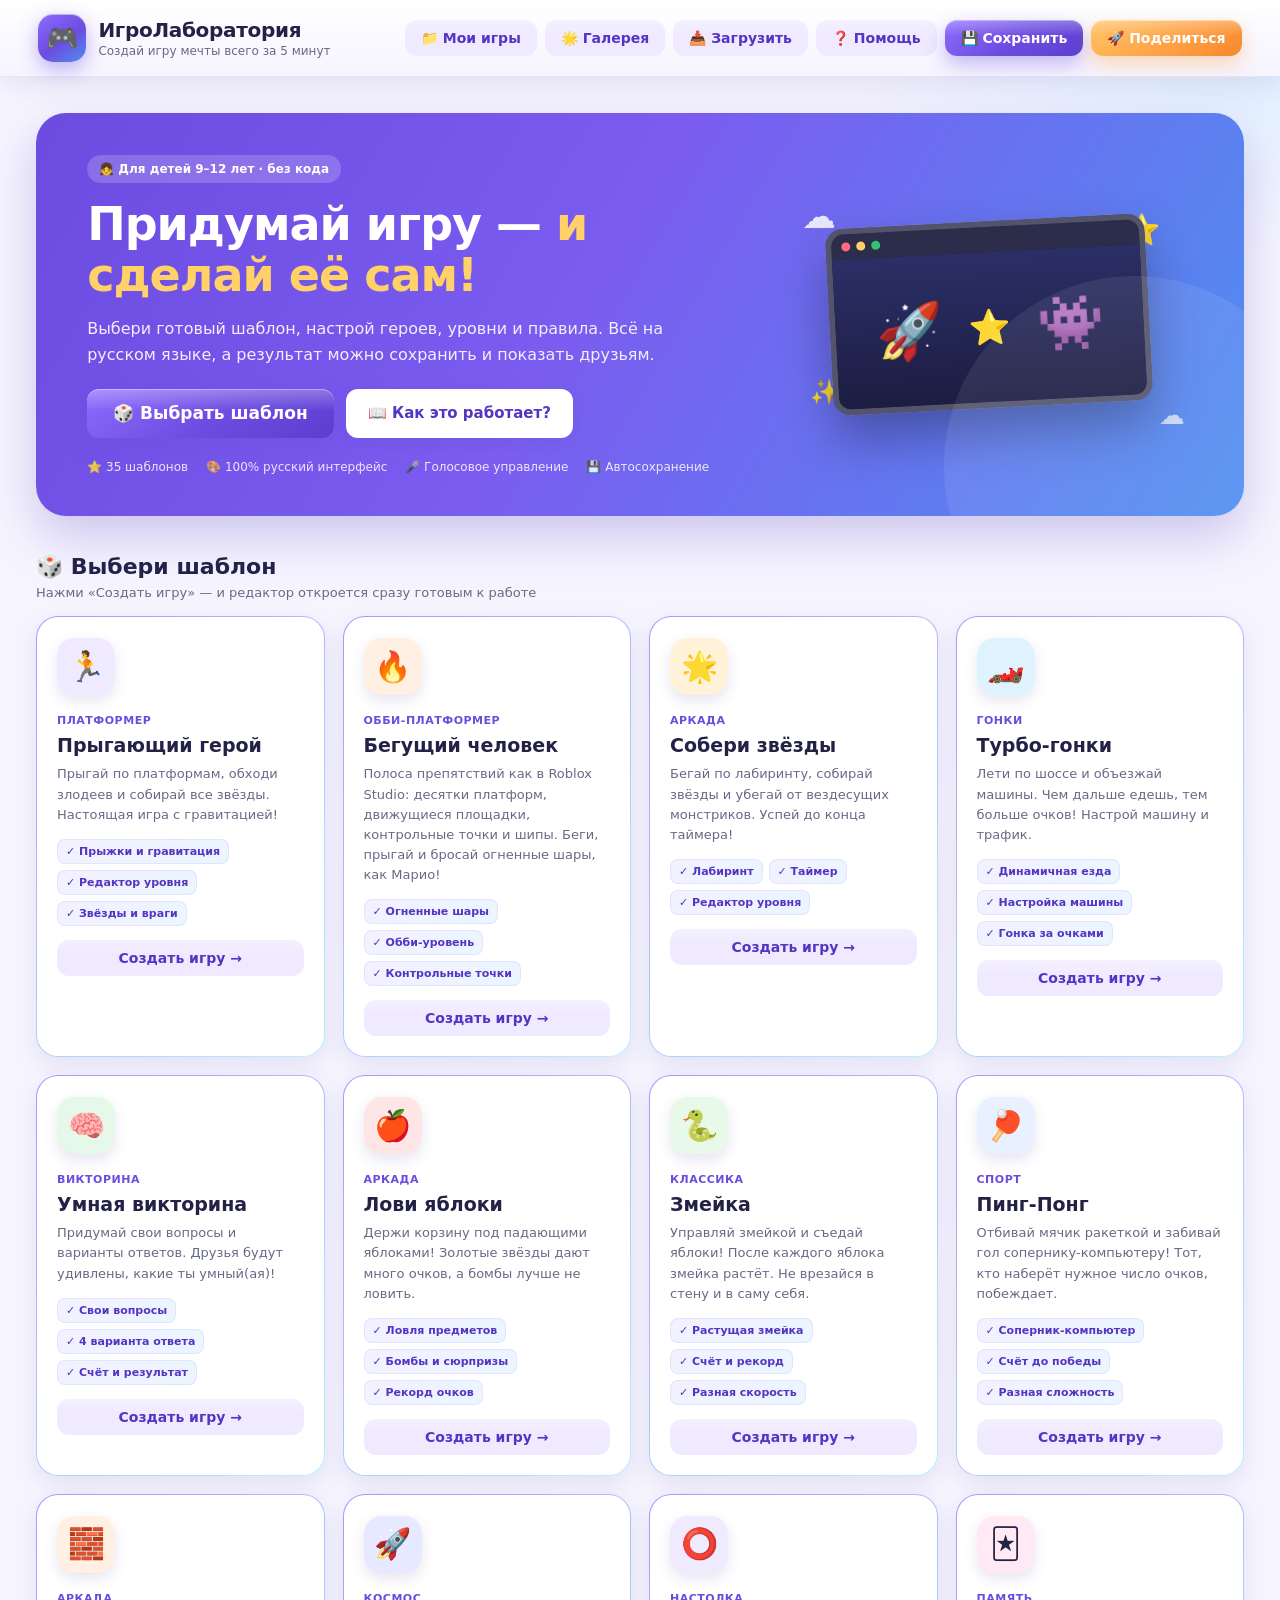
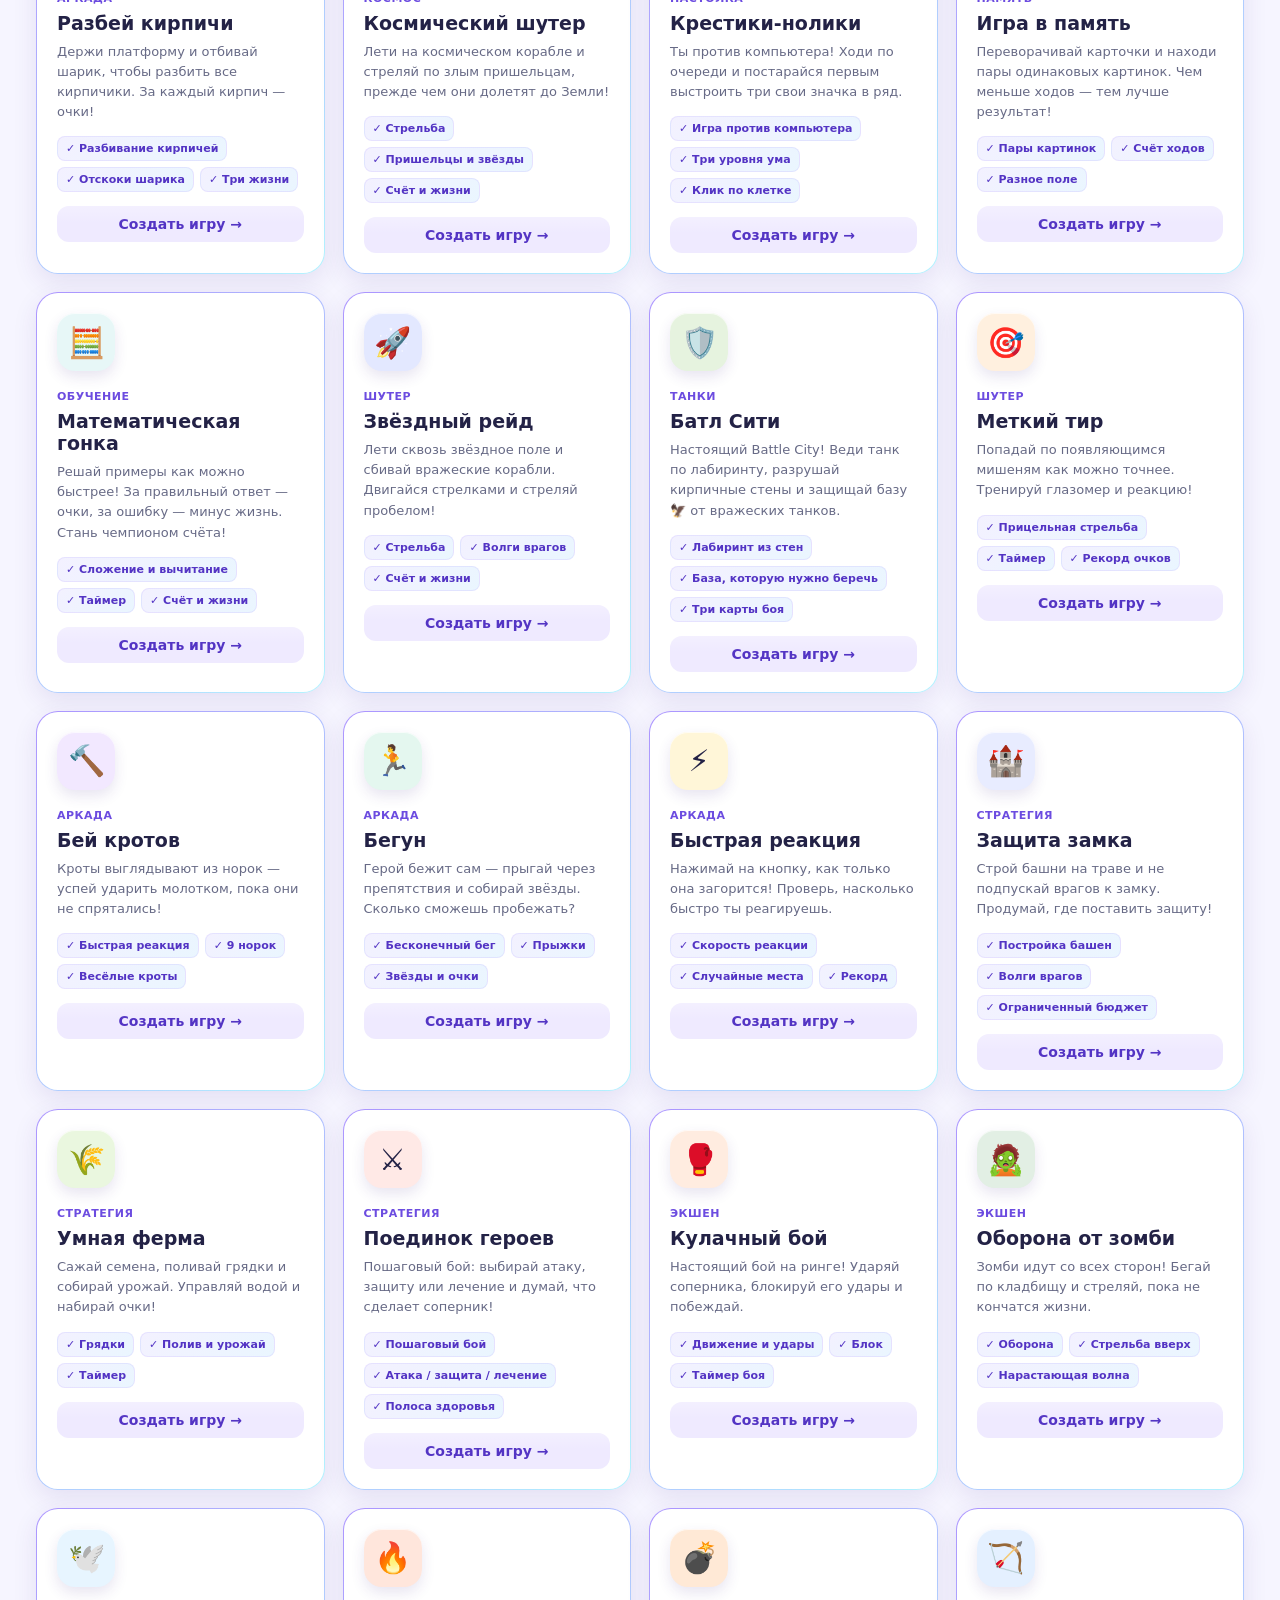
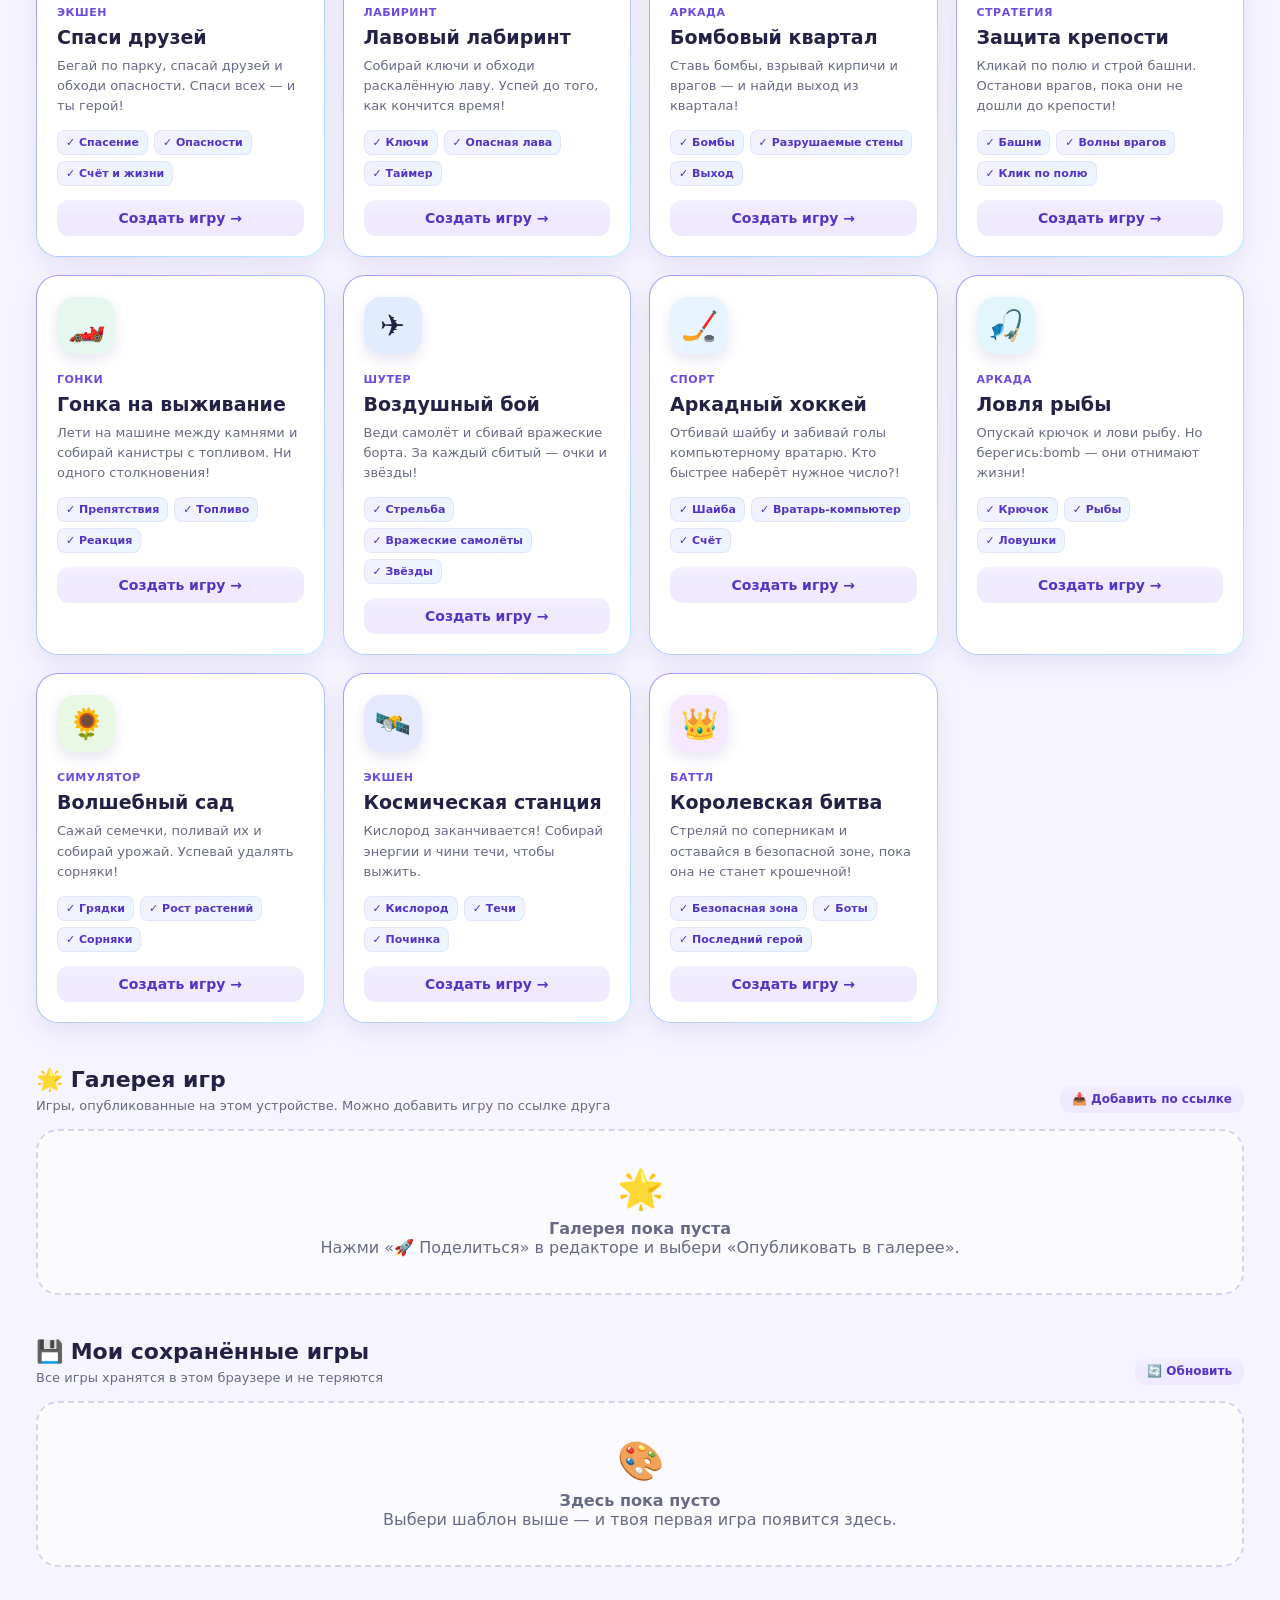
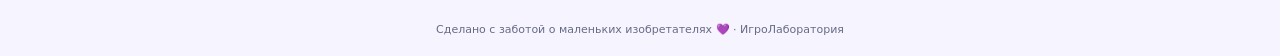
<file: index.html>
<!DOCTYPE html>
<html lang="ru">
<head>
  <meta charset="UTF-8">
  <meta name="viewport" content="width=device-width, initial-scale=1.0">
  <meta name="theme-color" content="#6c4ce0">
  <title>ИгроЛаборатория — создай свою игру!</title>
  <link rel="stylesheet" href="styles.css?v=35">
</head>
<body>
  <div class="app-shell">
    <header class="topbar">
      <div class="brand">
        <div class="brand-logo">🎮</div>
        <div class="brand-text">
          <h1>ИгроЛаборатория</h1>
          <p>Создай игру мечты всего за 5 минут</p>
        </div>
      </div>
      <nav class="top-actions" aria-label="Главное меню">
        <button class="btn btn-ghost" id="btnMyGames">📁 Мои игры</button>
        <button class="btn btn-ghost" id="btnGallery">🌟 Галерея</button>
        <button class="btn btn-ghost" id="btnImport">📥 Загрузить</button>
        <button class="btn btn-ghost" id="btnHelp">❓ Помощь</button>
        <button class="btn btn-primary" id="btnSave">💾 Сохранить</button>
        <button class="btn btn-accent" id="btnShare">🚀 Поделиться</button>
      </nav>
    </header>

    <main class="main">
      <!-- ================= ГАЛЕРЕЯ ================= -->
      <section id="screenGallery" class="screen is-active">
        <div class="hero">
          <div class="hero-content">
            <span class="badge hero-badge">👧 Для детей 9–12 лет · без кода</span>
            <h2>Придумай игру — <span>и сделай её сам!</span></h2>
            <p>Выбери готовый шаблон, настрой героев, уровни и правила. Всё на русском языке, а результат можно сохранить и показать друзьям.</p>
            <div class="hero-buttons">
              <button class="btn btn-hero" id="btnStart">🎲 Выбрать шаблон</button>
              <button class="btn btn-hero-ghost" id="btnHelpHero">📖 Как это работает?</button>
            </div>
            <div class="hero-stats">
              <span>⭐ 35 шаблонов</span><span>🎨 100% русский интерфейс</span><span>🎤 Голосовое управление</span><span>💾 Автосохранение</span>
            </div>
          </div>
          <div class="hero-art" aria-hidden="true">
            <div class="art-cloud art-cloud-1">☁️</div>
            <div class="art-cloud art-cloud-2">☁️</div>
            <div class="art-star art-star-1">⭐</div>
            <div class="art-star art-star-2">✨</div>
            <div class="art-window">
              <div class="art-window-bar"><i></i><i></i><i></i></div>
              <div class="art-screen">🚀<span>⭐</span>👾</div>
            </div>
          </div>
        </div>

        <div class="section-head">
          <div><h3>🎲 Выбери шаблон</h3><p>Нажми «Создать игру» — и редактор откроется сразу готовым к работе</p></div>
        </div>
        <div id="templateCards" class="cards"></div>

        <div class="section-head saved-head">
          <div><h3>🌟 Галерея игр</h3><p>Игры, опубликованные на этом устройстве. Можно добавить игру по ссылке друга</p></div>
          <button class="btn btn-small btn-ghost" id="btnAddShared">📥 Добавить по ссылке</button>
        </div>
        <div id="publishedCards" class="cards"></div>

        <div class="section-head saved-head">
          <div><h3>💾 Мои сохранённые игры</h3><p>Все игры хранятся в этом браузере и не теряются</p></div>
          <button class="btn btn-small btn-ghost" id="btnRefreshSaved">🔄 Обновить</button>
        </div>
        <div id="savedCards" class="cards"></div>
      </section>

      <!-- ================= РЕДАКТОР ================= -->
      <section id="screenEditor" class="screen">
        <div class="editor-topbar">
          <button class="btn btn-ghost" id="btnBack">← К шаблонам</button>
          <div class="project-title">
            <span id="tplBadge" class="badge small">🎮 Шаблон</span>
            <input id="projectName" maxlength="40" aria-label="Название игры" spellcheck="false">
          </div>
          <div class="editor-top-actions">
            <span id="saveStatus" class="save-status">● Всё сохранено</span>
            <button class="btn btn-small btn-ghost hidden" id="btnFullscreen" aria-label="На весь экран">⛶ На весь экран</button>
            <button class="btn btn-primary" id="btnMode">▶ Играть</button>
          </div>
        </div>


        <div id="editorGrid" class="editor-grid">
          <aside class="panel tools-panel">
            <div id="toolsPanel"></div>
          </aside>

          <div class="workspace">
            <div class="canvas-head">
              <div>
                <strong id="canvasTitle">Редактор уровня</strong>
                <span id="canvasSubtitle">Нажимай на клетки, чтобы расставлять объекты</span>
              </div>
              <div class="canvas-chips">
                <span class="chip" id="chipObjects">🪐 объектов: 0</span>
                <span class="chip" id="chipMode">✏️ Режим: редактор</span>
                <span class="chip" id="voiceChip">🎤 микрофон выключен</span>
              </div>
            </div>
            <div id="gameStage" class="game-stage">
              <button class="fs-exit" id="btnExitFullscreen" aria-label="Выйти из полного экрана">✕</button>
              <div class="canvas-wrap">
                <canvas id="gameCanvas" width="800" height="448" aria-label="Поле игры"></canvas>
                <div id="playHud" class="play-hud hidden"></div>
                <div id="interactiveLayer" class="interactive-layer"></div>
                <div id="resultOverlay" class="result-overlay hidden"></div>
              </div>
              <div id="touchControls" class="touch-controls hidden" aria-label="Кнопки управления на экране">
                <div class="touch-pad">
                  <button class="touch-btn touch-up" data-key="ArrowUp" aria-label="Вверх">▲</button>
                  <button class="touch-btn touch-left" data-key="ArrowLeft" aria-label="Влево">◀</button>
                  <button class="touch-btn touch-down" data-key="ArrowDown" aria-label="Вниз">▼</button>
                  <button class="touch-btn touch-right" data-key="ArrowRight" aria-label="Вправо">▶</button>
                </div>
                <div class="touch-actions">
                  <button class="touch-btn touch-action" data-key="Space" aria-label="Прыжок и действие">
                    <span class="touch-action-icon">⚡</span><span class="touch-action-label">Действие</span>
                  </button>
                  <button class="touch-btn touch-fire hidden" id="touchFire" data-key="KeyJ" aria-label="Огненный шар">
                    <span class="touch-action-icon">🔥</span><span class="touch-action-label">Огонь</span>
                  </button>
                </div>
              </div>
            </div>
            <div class="hint-bar">
              <span id="hintText">💡 Подсказка: выбери инструмент слева и кликай по полю.</span>
              <button class="btn btn-small btn-ghost" id="btnSpeakHint">🔊 Рассказать правила</button>
            </div>
          </div>

          <aside class="panel props-panel">
            <div id="propsPanel"></div>
          </aside>
        </div>
      </section>
    </main>

    <footer class="footer">Сделано с заботой о маленьких изобретателях 💜 · ИгроЛаборатория</footer>
  </div>

  <div id="modalRoot" class="modal-root"></div>
  <div id="toast" role="status" aria-live="polite"></div>
  <input type="file" id="importFile" accept=".json,application/json" hidden>

  <script src="app.js?v=35"></script>
</body>
</html>
</file>
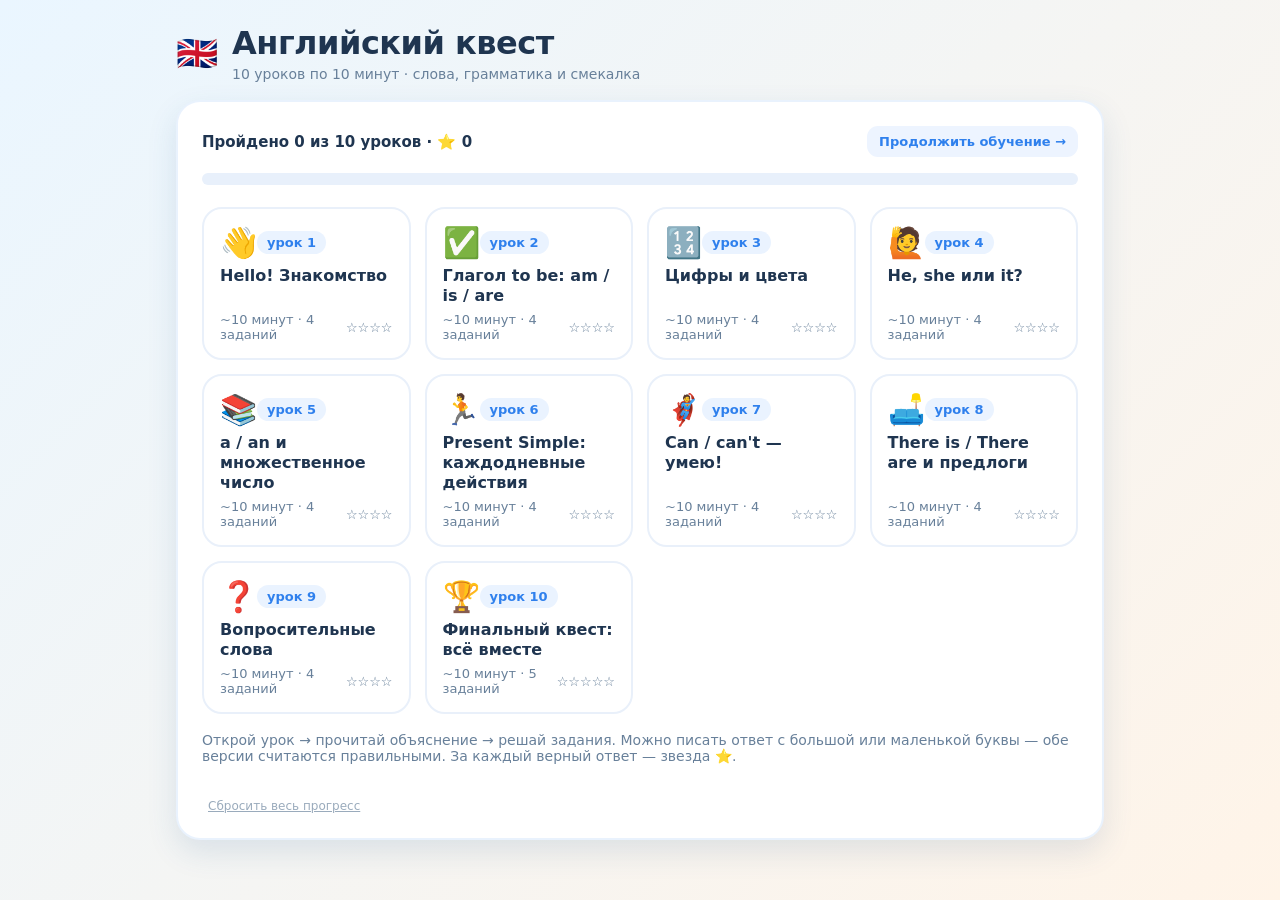
<file: english-quest.html>
<!DOCTYPE html>
<html lang="ru">
<head>
<meta charset="UTF-8">
<meta name="viewport" content="width=device-width, initial-scale=1">
<title>Английский квест — 10 быстрых уроков</title>
<style>
  :root{
    --bg1:#eaf6ff; --bg2:#fff4e8; --ink:#1f3550; --muted:#68809a;
    --card:#ffffff; --accent:#2f80ed; --accent2:#ff9f43;
    --good:#18a874; --bad:#e0526b; --warn:#e8a020;
    --shadow:0 12px 30px rgba(40,90,150,.13);
  }
  *{box-sizing:border-box}
  body{
    margin:0; min-height:100vh; color:var(--ink);
    font-family:"Segoe UI",system-ui,-apple-system,"Helvetica Neue",Arial,sans-serif;
    background:linear-gradient(135deg,var(--bg1),var(--bg2));
    background-attachment:fixed;
  }
  .wrap{max-width:960px;margin:0 auto;padding:24px 16px 60px}
  header{display:flex;align-items:center;gap:14px;margin-bottom:18px;flex-wrap:wrap}
  .logo{font-size:34px;line-height:1}
  h1{font-size:clamp(22px,4vw,32px);margin:0;letter-spacing:-.5px}
  .subtitle{color:var(--muted);margin:4px 0 0;font-size:14px}
  .panel{
    background:var(--card);border-radius:24px;padding:24px;box-shadow:var(--shadow);
    border:2px solid rgba(47,128,237,.10);
  }
  .topbar{display:flex;justify-content:space-between;align-items:center;gap:12px;flex-wrap:wrap;margin-bottom:16px}
  .progress-info{font-weight:700;font-size:15px}
  .bar{height:12px;border-radius:99px;background:#e8f0fb;overflow:hidden;margin:10px 0 22px}
  .bar > i{display:block;height:100%;width:0;border-radius:99px;background:linear-gradient(90deg,var(--accent),var(--accent2));transition:width .5s}
  .grid{display:grid;grid-template-columns:repeat(auto-fill,minmax(190px,1fr));gap:14px}
  .lesson-card{
    text-align:left;cursor:pointer;border:2px solid #e9f0fa;background:#fff;border-radius:20px;
    padding:16px;min-height:138px;transition:transform .15s,box-shadow .15s,border-color .15s;
    font:inherit;color:inherit;display:flex;flex-direction:column;gap:6px;
  }
  .lesson-card:hover{transform:translateY(-4px);box-shadow:0 14px 28px rgba(40,90,160,.16);border-color:#b9d7ff}
  .lesson-card:focus-visible,.btn:focus-visible,.choice:focus-visible,input:focus-visible{outline:3px solid #a8cdff;outline-offset:2px}
  .lc-top{display:flex;align-items:center;justify-content:space-between;font-size:30px}
  .lc-num{font-size:13px;font-weight:800;color:var(--accent);background:#eaf3ff;border-radius:99px;padding:4px 10px}
  .lc-title{font-weight:800;font-size:16px;line-height:1.25}
  .lc-meta{margin-top:auto;font-size:13px;color:var(--muted);display:flex;justify-content:space-between;align-items:center}
  .stars{color:#f5a623;letter-spacing:1px;font-size:14px}
  .badge-done{background:#e6f8f1;color:var(--good);border-radius:99px;padding:3px 9px;font-weight:700;font-size:12px}
  .btn{
    border:0;border-radius:14px;padding:12px 18px;font:inherit;font-weight:800;cursor:pointer;
    background:linear-gradient(135deg,var(--accent),#5aa6ff);color:#fff;box-shadow:0 6px 16px rgba(47,128,237,.26);
    transition:transform .12s,filter .12s;
  }
  .btn:hover{filter:brightness(1.06);transform:translateY(-1px)}
  .btn:active{transform:translateY(1px)}
  .btn.ghost{background:#edf4ff;color:var(--accent);box-shadow:none}
  .btn.small{padding:8px 12px;font-size:13px;border-radius:11px}
  .btn:disabled{opacity:.5;cursor:not-allowed;transform:none}
  .hidden{display:none!important}
  .hint-line{color:var(--muted);font-size:14px;margin-top:18px}
  .reset{margin-top:20px;font-size:12px;color:#9aabbc;background:none;border:0;cursor:pointer;text-decoration:underline;font-family:inherit}
  /* lesson */
  .lesson-head{display:flex;justify-content:space-between;align-items:flex-start;gap:12px;flex-wrap:wrap}
  .lesson-head h2{margin:0;font-size:24px}
  .intro{margin:10px 0 18px;color:#425971;line-height:1.6;background:#f2f8ff;border-left:4px solid var(--accent);padding:12px 14px;border-radius:0 12px 12px 0}
  .timer{font-variant-numeric:tabular-nums;background:#fff4e3;color:#a76b12;border-radius:12px;padding:8px 12px;font-weight:800;white-space:nowrap}
  .timer.late{background:#ffe7ec;color:var(--bad)}
  .dots{display:flex;gap:7px;margin:6px 0 22px}
  .dot{width:12px;height:12px;border-radius:50%;background:#e3ebf6;transition:background .2s,transform .2s}
  .dot.now{background:var(--accent);transform:scale(1.25)}
  .dot.ok{background:var(--good)}
  .qcard{background:linear-gradient(160deg,#fff,#fbfdff);border:2px solid #e9f0fa;border-radius:20px;padding:22px}
  .qnum{color:var(--accent);font-weight:800;font-size:13px;margin-bottom:8px}
  .question{font-size:clamp(19px,3.2vw,26px);font-weight:800;line-height:1.4;margin-bottom:18px}
  .answer-row{display:flex;gap:10px;flex-wrap:wrap;align-items:center}
  input[type=text]{
    font:inherit;font-size:20px;font-weight:700;padding:11px 14px;border:2px solid #dbe7f6;
    border-radius:13px;width:min(300px,100%);color:var(--ink);background:#fff;
  }
  .choices{display:flex;gap:10px;flex-wrap:wrap}
  .choice{
    font:inherit;font-weight:800;font-size:17px;padding:10px 18px;border-radius:13px;cursor:pointer;
    border:2px solid #dbe7f6;background:#fff;color:var(--ink);
  }
  .choice.selected{border-color:var(--accent);background:#eaf3ff;color:var(--accent)}
  .feedback{min-height:26px;margin-top:16px;font-weight:700;line-height:1.5}
  .feedback.good{color:var(--good)}
  .feedback.bad{color:var(--bad)}
  .explain{margin-top:8px;font-weight:500;color:#425971;font-size:15px;background:#f2fbf8;border-radius:12px;padding:10px 12px}
  .hintbox{margin-top:14px;background:#fff8e8;border:1px dashed var(--warn);border-radius:12px;padding:10px 12px;font-size:14px;color:#8a6415}
  .actions{display:flex;gap:10px;flex-wrap:wrap;margin-top:18px;align-items:center}
  .backlink{color:var(--muted);background:none;border:0;font:inherit;cursor:pointer;text-decoration:underline;padding:6px}
  /* result */
  .result{text-align:center}
  .result .big{font-size:64px;line-height:1}
  .result h2{font-size:28px;margin:8px 0}
  .result-stars{font-size:40px;letter-spacing:6px;margin:10px 0}
  .stats{display:flex;justify-content:center;gap:26px;flex-wrap:wrap;color:var(--muted);margin:14px 0 22px}
  .stats b{display:block;color:var(--ink);font-size:20px}
  .confetti{position:fixed;inset:0;pointer-events:none;overflow:hidden;z-index:99}
  .confetti i{position:absolute;top:-20px;width:9px;height:14px;border-radius:2px;animation:fall 2.4s ease-in forwards}
  @keyframes fall{to{transform:translateY(105vh) rotate(720deg);opacity:.2}}
  @media(max-width:600px){.wrap{padding:16px 12px 40px}.panel{padding:18px}.question{font-size:20px}}
</style>
</head>
<body>
<div class="wrap">
  <header>
    <div class="logo">🇬🇧</div>
    <div>
      <h1>Английский квест</h1>
      <p class="subtitle">10 уроков по 10 минут · слова, грамматика и смекалка</p>
    </div>
  </header>

  <section id="home" class="panel">
    <div class="topbar">
      <div class="progress-info" id="progressText"></div>
      <button class="btn small ghost" id="startNext">Продолжить обучение →</button>
    </div>
    <div class="bar"><i id="progressBar"></i></div>
    <div class="grid" id="grid"></div>
    <p class="hint-line">Открой урок → прочитай объяснение → решай задания. Можно писать ответ с большой или маленькой буквы — обе версии считаются правильными. За каждый верный ответ — звезда ⭐.</p>
    <button class="reset" id="resetBtn">Сбросить весь прогресс</button>
  </section>

  <section id="lesson" class="panel hidden">
    <div class="lesson-head">
      <div>
        <h2 id="lessonTitle"></h2>
        <div class="subtitle" id="lessonCounter"></div>
      </div>
      <div class="timer" id="timer">10:00</div>
    </div>
    <p class="intro" id="lessonIntro"></p>
    <div class="dots" id="dots"></div>
    <div class="qcard">
      <div class="qnum" id="qnum"></div>
      <div class="question" id="question"></div>
      <div class="answer-row" id="answerArea"></div>
      <div class="feedback" id="feedback" aria-live="polite"></div>
      <div class="actions">
        <button class="btn" id="checkBtn">Проверить</button>
        <button class="btn ghost small" id="hintBtn">💡 Подсказка</button>
        <button class="backlink" id="backBtn">Вернуться к урокам</button>
      </div>
    </div>
  </section>

  <section id="result" class="panel result hidden">
    <div class="big" id="resultIcon">🏆</div>
    <h2 id="resultTitle"></h2>
    <div class="result-stars" id="resultStars"></div>
    <p id="resultText" class="subtitle"></p>
    <div class="stats" id="resultStats"></div>
    <div class="actions" style="justify-content:center">
      <button class="btn" id="nextLessonBtn">Следующий урок →</button>
      <button class="btn ghost" id="homeBtn">К списку уроков</button>
    </div>
  </section>
</div>

<script>
const lessons = [
  {
    id:1, icon:"👋", title:"Hello! Знакомство",
    intro:"Первые слова по-английски: Hello, Hi, Good morning. Чтобы сказать, как тебя зовут: My name is Ann или просто I'm Ann. (I'm = I am — «я».)",
    tasks:[
      {q:"Как сказать «Доброе утро»?", type:"choice", answer:"Good morning", options:["Good night","Good morning","Good bye"], hint:"Утром говорят про sunshine ☀️, а не про ночь.", explain:"Good morning — «Доброе утро». Good night — «Спокойной ночи»."},
      {q:"Дополни фразу: My name ___ Ann.", type:"text", answer:"is", hint:"После «My name» почти всегда стоит глагол is.", explain:"My name is Ann — «Меня зовут Анна»."},
      {q:"Переведи: «Меня зовут Том» (начни с I'm)", type:"text", answer:["I'm Tom","I am Tom"], hint:"I'm = I am. Дальше просто имя.", explain:"I'm Tom — короткий и самый естественный вариант."},
      {q:"Как вежливо попрощаться?", type:"choice", answer:"Оба варианта!", options:["Bye-bye!","See you later!","Оба варианта!"], hint:"Можно говорить и «До свидания», и «Увидимся позже».", explain:"Bye, Goodbye, See you later — все эти фразы правильные."}
    ]
  },
  {
    id:2, icon:"✅", title:"Глагол to be: am / is / are",
    intro:"Глагол «быть» меняется: I am, he/she/it is, you/we/they are. Запомни тройку: я — am, он/она — is, они — are.",
    tasks:[
      {q:"I ___ happy.", type:"choice", answer:"am", options:["am","is","are"], hint:"Про себя говорим «I am».", explain:"I am happy — «Я счастлив»."},
      {q:"He ___ my friend.", type:"text", answer:"is", hint:"He — «он», значит is.", explain:"He is my friend — «Он мой друг»."},
      {q:"They ___ at school.", type:"text", answer:"are", hint:"They — «они», значит are.", explain:"They are at school — «Они в школе»."},
      {q:"Собери фразу из слов: how / are / you / ?", type:"text", answer:["How are you","How are you?"], hint:"Самое обычное приветствие: «Как дела?»", explain:"How are you? — «Как ты?» (Ответ: I'm fine, thank you!)"}
    ]
  },
  {
    id:3, icon:"🔢", title:"Цифры и цвета",
    intro:"Выучи цифры 1–10 и основные цвета: red — красный, blue — синий, green — зелёный, yellow — жёлтый, black — чёрный, white — белый.",
    tasks:[
      {q:"three + four = ? Напиши ответ словом по-английски.", type:"text", answer:"seven", hint:"3 + 4 = 7. Семь по-английски — s...en.", explain:"3 + 4 = 7 → seven."},
      {q:"Выбери перевод слова green.", type:"choice", answer:"зелёный", options:["жёлтый","зелёный","серый"], hint:"Зелёный — цвет травы и ёлки.", explain:"green — зелёный, yellow — жёлтый, grey — серый."},
      {q:"Напиши по-английски число 10.", type:"text", answer:"ten", hint:"После девяти (nine) идёт...", explain:"10 = ten. 9 = nine."},
      {q:"Дополни: The sky is ___ (голубой).", type:"text", answer:"blue", hint:"Цвет неба — blue.", explain:"The sky is blue — «Небо голубое»."}
    ]
  },
  {
    id:4, icon:"🙋", title:"He, she или it?",
    intro:"he — он, she — она, it — оно. Про животных и предметы обычно говорят it, даже если это кот или книга.",
    tasks:[
      {q:"Ann is a girl. ___ is my friend.", type:"choice", answer:"She", options:["He","She","It"], hint:"Ann — девочка.", explain:"She is my friend — «Она моя подруга»."},
      {q:"Tom is a boy. ___ is seven.", type:"text", answer:"He", hint:"Tom — мальчик, значит «он».", explain:"He is seven — «Ему семь лет»."},
      {q:"This is a book. ___ is thick.", type:"choice", answer:"It", options:["He","She","It"], hint:"Книга — предмет, поэтому «оно».", explain:"It is thick — «Она толстая» (про книгу по-русски «она», а по-английски it)."},
      {q:"Вместо слова mother возьми местоимение.", type:"text", answer:"she", hint:"Mother — мама, это «она».", explain:"mother → she. father → he."}
    ]
  },
  {
    id:5, icon:"📚", title:"a / an и множественное число",
    intro:"a перед согласными (a dog), an перед гласными (an apple). Множественное число обычно получается с помощью -s: cats, books. А после s, x, ch, sh пишем -es: boxes.",
    tasks:[
      {q:"___ apple", type:"choice", answer:"an", options:["a","an","two"], hint:"Apple начинается с гласной буквы.", explain:"an apple — «яблоко». Но a red apple — «красное яблоко»."},
      {q:"Дополни: ___ dog.", type:"text", answer:"a", hint:"Dog начинается с согласной.", explain:"a dog — «собака»."},
      {q:"Множественное число: book → ?", type:"text", answer:"books", hint:"Просто прибавь -s.", explain:"book → books (одна книга → много книг)."},
      {q:"Множественное число: box → ?", type:"text", answer:"boxes", hint:"Слово заканчивается на -x, поэтому не просто -s.", explain:"box → boxes. Также: bus → buses, watch → watches."}
    ]
  },
  {
    id:6, icon:"🏃", title:"Present Simple: каждодневные действия",
    intro:"Для повседневных действий используем Present Simple. У he/she/it глагол получает -s: he plays, she watches. У I/you/we/they — без -s.",
    tasks:[
      {q:"He ___ football every day. (play)", type:"text", answer:"plays", hint:"He — значит добавляем -s.", explain:"He plays football — «Он играет в футбол»."},
      {q:"I ___ to school. (go)", type:"text", answer:"go", hint:"После I буква -s не нужна.", explain:"I go to school — «Я хожу в школу»."},
      {q:"She ___ TV in the evening.", type:"choice", answer:"watches", options:["watch","watches","watching"], hint:"She + глагол на ch → добавляем -es.", explain:"She watches TV — «Она смотрит телевизор»."},
      {q:"Переведи: «Я люблю музыку».", type:"text", answer:["I love music","I like music"], hint:"Слова: I + love/like + music.", explain:"I love music — «Я люблю музыку». I like music — «Мне нравится музыка»."}
    ]
  },
  {
    id:7, icon:"🦸", title:"Can / can't — умею!",
    intro:"can means «умею/могу». После can глагол всегда без «to»: I can swim, NOT «I can to swim». Отрицание — can't (cannot).",
    tasks:[
      {q:"I ___ swim. (я умею плавать)", type:"text", answer:"can", hint:"Здесь нужно слово «умею».", explain:"I can swim — «Я умею плавать»."},
      {q:"A bird ___ fly.", type:"choice", answer:"can", options:["can","cans","can to"], hint:"После can никогда не пишем to.", explain:"A bird can fly — «Птица умеет летать»."},
      {q:"Сделай отрицание: I can dance → I ___ dance.", type:"text", answer:["can't","cannot"], hint:"Сокращённая форма с апострофом.", explain:"I can't dance = I cannot dance — «Я не умею танцевать»."},
      {q:"Задай вопрос: ___ you ride a bike?", type:"text", answer:"Can", hint:"В вопросе can ставится первым.", explain:"Can you ride a bike? — «Ты умеешь ездить на велосипеде?»"}
    ]
  },
  {
    id:8, icon:"🛋️", title:"There is / There are и предлоги",
    intro:"Один предмет — there is, несколько — there are. Предлоги: in — в, on — на, under — под, near — рядом.",
    tasks:[
      {q:"___ a cat on the sofa.", type:"choice", answer:"There is", options:["There is","There are","There have"], hint:"Один кот — значит is.", explain:"There is a cat on the sofa — «На диване есть кот»."},
      {q:"___ two books on the desk.", type:"text", answer:"There are", hint:"Книг две — значит are.", explain:"There are two books — «На столе две книги»."},
      {q:"The ball is ___ the table (под столом).", type:"text", answer:"under", hint:"Предлог «под» — under.", explain:"under the table — «под столом»."},
      {q:"Переведи: «на столе» (два слова).", type:"text", answer:"on the table", hint:"«На» — on, потом «стол» — the table.", explain:"on the table — «на столе». Сравни: under the table — «под столом»."}
    ]
  },
  {
    id:9, icon:"❓", title:"Вопросительные слова",
    intro:"who — кто, what — что, where — где/откуда, when — когда, why — почему, how — как. Важная пара: how old — «сколько лет».",
    tasks:[
      {q:"___ is your name? — My name is Ann.", type:"choice", answer:"What", options:["Who","What","Where"], hint:"Спрашиваем «Какое у тебя имя?», а не «Кто ты?»", explain:"What is your name? — «Как тебя зовут?»"},
      {q:"___ are you from? — I'm from Russia.", type:"text", answer:"Where", hint:"Речь о месте — откуда ты.", explain:"Where are you from? — «Откуда ты?»"},
      {q:"___ old are you? — I'm ten.", type:"text", answer:"How", hint:"«Сколько лет» — это how old.", explain:"How old are you? — «Сколько тебе лет?»"},
      {q:"Собери вопрос: do / you / like / pies / ?", type:"text", answer:["Do you like pies"], hint:"Слово do ставим первым.", explain:"Do you like pies? — «Ты любишь пирожки?»"}
    ]
  },
  {
    id:10, icon:"🏆", title:"Финальный квест: всё вместе",
    intro:"Смесь всего, что ты уже знаешь: цифры, глаголы, неправильное число и одна хитрая идиома. Считай по шагам и не спеши!",
    tasks:[
      {q:"three + five = ? Напиши ответ словом.", type:"text", answer:"eight", hint:"3 + 5 = 8.", explain:"3 + 5 = 8 → eight."},
      {q:"He ___ a robot. (глагол be)", type:"text", answer:"is", hint:"He — значит is.", explain:"He is a robot — «Он робот»."},
      {q:"Множественное число: mouse → ?", type:"text", answer:"mice", hint:"Это неправильное число, не mouses.", explain:"mouse → mice (мышь → мыши). Ещё: child → children."},
      {q:"Отгадай загадку: I have a tail, but no legs. I can swim. What am I?", type:"text", answer:["fish","a fish"], hint:"Хвост есть, ног нет, плавает...", explain:"fish — рыба. «У меня есть хвост, но нет ног. Я умею плавать.»"},
      {q:"Что значит фраза I can't wait?", type:"choice", answer:"Я очень жду!", options:["Я не могу ждать","Я очень жду!","Я не хочу ждать"], hint:"Это идиома, переводить по словам не нужно.", explain:"I can't wait — «Я с нетерпением жду!» (буквально «не могу ждать»)."}
    ]
  }
];

const STORE = "englishQuestProgress_v1";
let progress = {};
try { progress = JSON.parse(localStorage.getItem(STORE)) || {}; } catch(e){ progress = {}; }
function save(){ try{ localStorage.setItem(STORE, JSON.stringify(progress)); }catch(e){} }
function starsOf(l){ return Math.min((progress[l.id] && progress[l.id].stars) || 0, l.tasks.length); }
function isDone(l){ return !!(progress[l.id] && progress[l.id].done); }

const $ = id => document.getElementById(id);
const views = {home:$("home"), lesson:$("lesson"), result:$("result")};
function show(view){ Object.values(views).forEach(v=>v.classList.add("hidden")); views[view].classList.remove("hidden"); window.scrollTo({top:0,behavior:"smooth"}); }

function norm(v){ return String(v).trim().toLowerCase().replace(/[.,!?;:']/g,"").replace(/\s+/g," "); }
function editDist(a,b){
  if(a===b) return 0;
  if(Math.abs(a.length-b.length)>1) return 2;
  let prev=Array.from({length:b.length+1},(_,i)=>i);
  for(let i=1;i<=a.length;i++){
    const cur=[i];
    for(let j=1;j<=b.length;j++){
      cur[j]=Math.min(cur[j-1]+1, prev[j]+1, prev[j-1]+(a[i-1]===b[j-1]?0:1));
    }
    prev=cur;
  }
  return prev[b.length];
}
function matches(raw, accepted){
  const r=norm(raw);
  return accepted.some(a=>norm(a)===r) || (r.length>=5 && accepted.some(a=>editDist(norm(a),r)<=1));
}

/* ---------- home ---------- */
function renderHome(){
  const done = lessons.filter(isDone).length;
  const totalStars = lessons.reduce((s,l)=>s+starsOf(l),0);
  $("progressText").textContent = `Пройдено ${done} из ${lessons.length} уроков · ⭐ ${totalStars}`;
  $("progressBar").style.width = (done/lessons.length*100) + "%";
  $("grid").innerHTML = lessons.map(l=>{
    const st = starsOf(l), doneMark = isDone(l) ? '<span class="badge-done">✓ пройден</span>' : `<span>${"⭐".repeat(st)}${"☆".repeat(l.tasks.length-st)}</span>`;
    return `<button class="lesson-card" data-id="${l.id}">
      <div class="lc-top"><span>${l.icon}</span><span class="lc-num">урок ${l.id}</span></div>
      <div class="lc-title">${l.title}</div>
      <div class="lc-meta"><span>~10 минут · ${l.tasks.length} заданий</span>${doneMark}</div>
    </button>`;
  }).join("");
}
$("grid").addEventListener("click", e=>{
  const card = e.target.closest(".lesson-card");
  if(card) startLesson(Number(card.dataset.id)-1);
});
$("startNext").addEventListener("click", ()=>{
  const next = lessons.findIndex(l=>!isDone(l));
  startLesson(next === -1 ? 0 : next);
});
$("resetBtn").addEventListener("click", ()=>{
  if(confirm("Сбросить все звёзды и пройденные уроки?")){ progress={}; save(); renderHome(); }
});

/* ---------- lesson engine ---------- */
let cur=0, idx=0, correct=0, selected=null, locked=false, timerId=null, deadline=0;
function startTimer(){
  clearInterval(timerId);
  deadline = Date.now()+10*60*1000;
  $("timer").classList.remove("late");
  timerId = setInterval(tick, 500);
  tick();
}
function tick(){
  const left = Math.max(0, Math.ceil((deadline-Date.now())/1000));
  const m = String(Math.floor(left/60)).padStart(2,"0"), s = String(left%60).padStart(2,"0");
  $("timer").textContent = `${m}:${s}`;
  if(left <= 120) $("timer").classList.add("late");
  if(left === 0){ clearInterval(timerId); $("timer").textContent = "⏰"; }
}
function stopTimer(){ clearInterval(timerId); }

function startLesson(n){
  cur=n; idx=0; correct=0; selected=null; locked=false;
  const l=lessons[cur];
  $("lessonTitle").textContent = `${l.icon} ${l.title}`;
  $("lessonIntro").textContent = l.intro;
  show("lesson");
  startTimer();
  renderTask();
}
function renderTask(){
  const l=lessons[cur], t=l.tasks[idx];
  selected=null; locked=false;
  $("qnum").textContent = `Задание ${idx+1} из ${l.tasks.length}`;
  $("lessonCounter").textContent = `Урок ${l.id} из ${lessons.length}`;
  $("question").textContent = t.q;
  $("feedback").className = "feedback";
  $("feedback").textContent = "";
  $("checkBtn").textContent = "Проверить";
  $("checkBtn").disabled = false;
  $("dots").innerHTML = l.tasks.map((_,i)=>`<span class="dot ${i<idx?"ok":i===idx?"now":""}"></span>`).join("");
  const area=$("answerArea");
  if(t.type==="choice"){
    area.innerHTML = `<div class="choices">${t.options.map(o=>`<button class="choice" data-value="${o}">${o}</button>`).join("")}</div>`;
  } else {
    area.innerHTML = `<input type="text" id="answerInput" autocomplete="off" spellcheck="false" placeholder="Напиши ответ по-английски">`;
  }
  const existing=$("hintbox"); if(existing) existing.remove();
}
$("answerArea").addEventListener("click", e=>{
  const c=e.target.closest(".choice"); if(!c) return;
  document.querySelectorAll(".choice").forEach(b=>b.classList.remove("selected"));
  c.classList.add("selected");
  selected=c.dataset.value;
});
$("answerArea").addEventListener("keydown", e=>{
  if(e.key==="Enter"){ e.preventDefault(); check(); }
});
document.addEventListener("keydown", e=>{
  if(e.key==="Enter" && !$("lesson").classList.contains("hidden") && e.target.tagName!=="INPUT" && e.target.tagName!=="BUTTON") check();
});

function check(){
  if(locked){ next(); return; }
  const t=lessons[cur].tasks[idx];
  let ok=false;
  if(t.type==="choice"){
    ok = selected !== null && norm(selected)===norm(t.answer);
  } else {
    const raw=$("answerInput")?.value || "";
    const accepted=Array.isArray(t.answer)?t.answer:[t.answer];
    ok = matches(raw, accepted);
  }
  const fb=$("feedback");
  if(ok){
    correct++; locked=true;
    fb.className="feedback good";
    fb.textContent="✅ Верно! Отлично!";
    const ex=document.createElement("div");
    ex.className="explain";
    ex.textContent="💡 " + t.explain;
    fb.after(ex);
    $("checkBtn").textContent = idx===lessons[cur].tasks.length-1 ? "Посмотреть результат →" : "Дальше →";
    const inp=$("answerInput"); if(inp) inp.disabled=true;
    document.querySelectorAll(".choice").forEach(b=>b.disabled=true);
  } else {
    fb.className="feedback bad";
    fb.textContent="❌ Пока нет. Попробуй ещё раз — или открой подсказку 👇";
    const h=$("hintBtn"); h.style.animation="none"; void h.offsetWidth; h.style.animation="pulse .6s";
  }
}
$("hintBtn").addEventListener("click", ()=>{
  if($("hintbox")) return;
  const box=document.createElement("div");
  box.id="hintbox"; box.className="hintbox";
  box.textContent="💡 Подсказка: " + lessons[cur].tasks[idx].hint;
  $("feedback").after(box);
});
$("checkBtn").addEventListener("click", check);
$("backBtn").addEventListener("click", ()=>{ stopTimer(); renderHome(); show("home"); });

function next(){
  document.querySelectorAll(".explain").forEach(e=>e.remove());
  const h=$("hintbox"); if(h) h.remove();
  if(idx < lessons[cur].tasks.length-1){ idx++; renderTask(); }
  else finish();
}
function finish(){
  stopTimer();
  const l=lessons[cur];
  const old=progress[l.id]||{stars:0,done:false,time:null};
  progress[l.id]={done:true, stars:Math.max(old.stars||0,correct), time:old.time||Math.round((Date.now()-(deadline-10*60*1000))/1000)};
  save();
  const totalStars=lessons.reduce((s,x)=>s+starsOf(x),0);
  const allDone=lessons.every(isDone);
  $("resultIcon").textContent = allDone ? "🎉" : "🏆";
  $("resultTitle").textContent = allDone ? "Все 10 уроков пройдены!" : "Урок пройден!";
  $("resultStars").textContent = "⭐".repeat(correct) + "☆".repeat(l.tasks.length-correct);
  $("resultText").textContent = correct===l.tasks.length
    ? "Идеально! Все задания решены верно. Great job!"
    : "Отличная работа! Можно пройти урок ещё раз и собрать все звёзды.";
  const secs=progress[l.id].time;
  $("resultStats").innerHTML = `<div><b>${correct}/${l.tasks.length}</b>верных ответов</div>
    <div><b>${Math.floor(secs/60)}:${String(secs%60).padStart(2,"0")}</b>время</div>
    <div><b>${totalStars}</b>звёзд всего</div>`;
  $("nextLessonBtn").textContent = allDone ? "Начать сначала ↻" : "Следующий урок →";
  show("result");
  if(correct===l.tasks.length) confetti();
}
$("homeBtn").addEventListener("click", ()=>{ renderHome(); show("home"); });
$("nextLessonBtn").addEventListener("click", ()=>{
  const allDone=lessons.every(isDone);
  if(allDone){ startLesson(0); return; }
  let n=cur+1; while(n<lessons.length && isDone(lessons[n])) n++;
  startLesson(n<lessons.length?n:0);
});

function confetti(){
  const box=document.createElement("div"); box.className="confetti";
  const colors=["#2f80ed","#ff9f43","#f5a623","#18a874","#e0526b"];
  for(let i=0;i<36;i++){
    const p=document.createElement("i");
    p.style.left=Math.random()*100+"%";
    p.style.background=colors[i%colors.length];
    p.style.animationDelay=(Math.random()*.5)+"s";
    p.style.animationDuration=(1.8+Math.random()*1.2)+"s";
    box.appendChild(p);
  }
  document.body.appendChild(box);
  setTimeout(()=>box.remove(),3500);
}

const style=document.createElement("style");
style.textContent="@keyframes pulse{50%{transform:scale(1.12)}}";
document.head.appendChild(style);

renderHome();
</script>
</body>
</html>
</file>
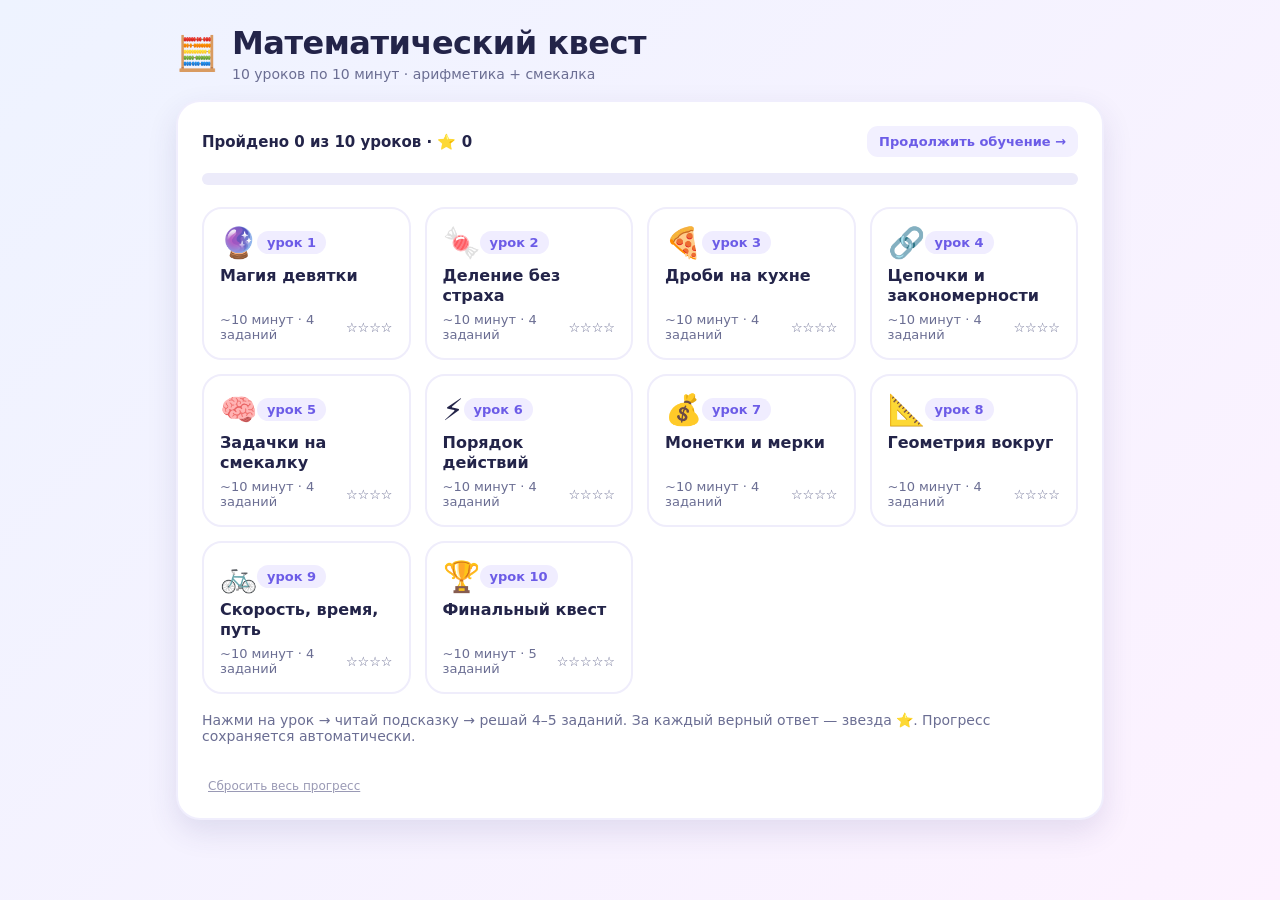
<file: math-quest.html>
<!DOCTYPE html>
<html lang="ru">
<head>
<meta charset="UTF-8">
<meta name="viewport" content="width=device-width, initial-scale=1">
<title>Математический квест — 10 быстрых уроков</title>
<style>
  :root{
    --bg1:#eef3ff; --bg2:#fdf2ff; --ink:#232449; --muted:#6b6e93;
    --card:#ffffff; --accent:#6c5ce7; --accent2:#ff7ab6;
    --good:#18a874; --bad:#e0526b; --warn:#f2a93b;
    --shadow:0 12px 30px rgba(60,50,120,.12);
  }
  *{box-sizing:border-box}
  body{
    margin:0; min-height:100vh; color:var(--ink);
    font-family:"Segoe UI",system-ui,-apple-system,"Helvetica Neue",Arial,sans-serif;
    background:linear-gradient(135deg,var(--bg1),var(--bg2));
    background-attachment:fixed;
  }
  .wrap{max-width:960px;margin:0 auto;padding:24px 16px 60px}
  header{display:flex;align-items:center;gap:14px;margin-bottom:18px;flex-wrap:wrap}
  .logo{font-size:34px;line-height:1}
  h1{font-size:clamp(22px,4vw,32px);margin:0;letter-spacing:-.5px}
  .subtitle{color:var(--muted);margin:4px 0 0;font-size:14px}
  .panel{
    background:var(--card);border-radius:24px;padding:24px;box-shadow:var(--shadow);
    border:2px solid rgba(108,92,231,.10);
  }
  .topbar{display:flex;justify-content:space-between;align-items:center;gap:12px;flex-wrap:wrap;margin-bottom:16px}
  .progress-info{font-weight:700;font-size:15px}
  .bar{height:12px;border-radius:99px;background:#ecebfa;overflow:hidden;margin:10px 0 22px}
  .bar > i{display:block;height:100%;width:0;border-radius:99px;background:linear-gradient(90deg,var(--accent),var(--accent2));transition:width .5s}
  .grid{display:grid;grid-template-columns:repeat(auto-fill,minmax(190px,1fr));gap:14px}
  .lesson-card{
    text-align:left;cursor:pointer;border:2px solid #efedfb;background:#fff;border-radius:20px;
    padding:16px;min-height:138px;transition:transform .15s,box-shadow .15s,border-color .15s;
    font:inherit;color:inherit;display:flex;flex-direction:column;gap:6px;
  }
  .lesson-card:hover{transform:translateY(-4px);box-shadow:0 14px 28px rgba(80,60,180,.16);border-color:#cfc7ff}
  .lesson-card:focus-visible,.btn:focus-visible,.choice:focus-visible,input:focus-visible{outline:3px solid #b7aaff;outline-offset:2px}
  .lc-top{display:flex;align-items:center;justify-content:space-between;font-size:30px}
  .lc-num{font-size:13px;font-weight:800;color:var(--accent);background:#f0edff;border-radius:99px;padding:4px 10px}
  .lc-title{font-weight:800;font-size:16px;line-height:1.25}
  .lc-meta{margin-top:auto;font-size:13px;color:var(--muted);display:flex;justify-content:space-between;align-items:center}
  .stars{color:#f5a623;letter-spacing:1px;font-size:14px}
  .badge-done{background:#e6f8f1;color:var(--good);border-radius:99px;padding:3px 9px;font-weight:700;font-size:12px}
  .btn{
    border:0;border-radius:14px;padding:12px 18px;font:inherit;font-weight:800;cursor:pointer;
    background:linear-gradient(135deg,var(--accent),#8b7bff);color:#fff;box-shadow:0 6px 16px rgba(108,92,231,.28);
    transition:transform .12s,filter .12s;
  }
  .btn:hover{filter:brightness(1.06);transform:translateY(-1px)}
  .btn:active{transform:translateY(1px)}
  .btn.ghost{background:#f2f0ff;color:var(--accent);box-shadow:none}
  .btn.small{padding:8px 12px;font-size:13px;border-radius:11px}
  .btn:disabled{opacity:.5;cursor:not-allowed;transform:none}
  .hidden{display:none!important}
  .hint-line{color:var(--muted);font-size:14px;margin-top:18px}
  .reset{margin-top:20px;font-size:12px;color:#9a9ab5;background:none;border:0;cursor:pointer;text-decoration:underline;font-family:inherit}
  /* lesson */
  .lesson-head{display:flex;justify-content:space-between;align-items:flex-start;gap:12px;flex-wrap:wrap}
  .lesson-head h2{margin:0;font-size:24px}
  .intro{margin:10px 0 18px;color:#4a4c73;line-height:1.5;background:#f7f6ff;border-left:4px solid var(--accent);padding:12px 14px;border-radius:0 12px 12px 0}
  .timer{font-variant-numeric:tabular-nums;background:#fff4e3;color:#a76b12;border-radius:12px;padding:8px 12px;font-weight:800;white-space:nowrap}
  .timer.late{background:#ffe7ec;color:var(--bad)}
  .dots{display:flex;gap:7px;margin:6px 0 22px}
  .dot{width:12px;height:12px;border-radius:50%;background:#e5e3f5;transition:background .2s,transform .2s}
  .dot.now{background:var(--accent);transform:scale(1.25)}
  .dot.ok{background:var(--good)}
  .qcard{background:linear-gradient(160deg,#fff,#fbfaff);border:2px solid #efedfb;border-radius:20px;padding:22px}
  .qnum{color:var(--accent);font-weight:800;font-size:13px;margin-bottom:8px}
  .question{font-size:clamp(19px,3.2vw,26px);font-weight:800;line-height:1.35;margin-bottom:18px}
  .answer-row{display:flex;gap:10px;flex-wrap:wrap;align-items:center}
  input[type=text]{
    font:inherit;font-size:20px;font-weight:700;padding:11px 14px;border:2px solid #dedbf5;
    border-radius:13px;width:min(240px,100%);color:var(--ink);background:#fff;
  }
  .choices{display:flex;gap:10px;flex-wrap:wrap}
  .choice{
    font:inherit;font-weight:800;font-size:18px;padding:10px 20px;border-radius:13px;cursor:pointer;
    border:2px solid #dedbf5;background:#fff;color:var(--ink);
  }
  .choice.selected{border-color:var(--accent);background:#efecff;color:var(--accent)}
  .feedback{min-height:26px;margin-top:16px;font-weight:700;line-height:1.5}
  .feedback.good{color:var(--good)}
  .feedback.bad{color:var(--bad)}
  .explain{margin-top:8px;font-weight:500;color:#4a4c73;font-size:15px;background:#f3fbf8;border-radius:12px;padding:10px 12px}
  .hintbox{margin-top:14px;background:#fff8e8;border:1px dashed var(--warn);border-radius:12px;padding:10px 12px;font-size:14px;color:#8a6415}
  .actions{display:flex;gap:10px;flex-wrap:wrap;margin-top:18px;align-items:center}
  .backlink{color:var(--muted);background:none;border:0;font:inherit;cursor:pointer;text-decoration:underline;padding:6px}
  /* result */
  .result{text-align:center}
  .result .big{font-size:64px;line-height:1}
  .result h2{font-size:28px;margin:8px 0}
  .result-stars{font-size:40px;letter-spacing:6px;margin:10px 0}
  .stats{display:flex;justify-content:center;gap:26px;flex-wrap:wrap;color:var(--muted);margin:14px 0 22px}
  .stats b{display:block;color:var(--ink);font-size:20px}
  .confetti{position:fixed;inset:0;pointer-events:none;overflow:hidden;z-index:99}
  .confetti i{position:absolute;top:-20px;width:9px;height:14px;border-radius:2px;animation:fall 2.4s ease-in forwards}
  @keyframes fall{to{transform:translateY(105vh) rotate(720deg);opacity:.2}}
  @media(max-width:600px){.wrap{padding:16px 12px 40px}.panel{padding:18px}.question{font-size:20px}}
</style>
</head>
<body>
<div class="wrap">
  <header>
    <div class="logo">🧮</div>
    <div>
      <h1>Математический квест</h1>
      <p class="subtitle">10 уроков по 10 минут · арифметика + смекалка</p>
    </div>
  </header>

  <section id="home" class="panel">
    <div class="topbar">
      <div class="progress-info" id="progressText"></div>
      <button class="btn small ghost" id="startNext">Продолжить обучение →</button>
    </div>
    <div class="bar"><i id="progressBar"></i></div>
    <div class="grid" id="grid"></div>
    <p class="hint-line">Нажми на урок → читай подсказку → решай 4–5 заданий. За каждый верный ответ — звезда ⭐. Прогресс сохраняется автоматически.</p>
    <button class="reset" id="resetBtn">Сбросить весь прогресс</button>
  </section>

  <section id="lesson" class="panel hidden">
    <div class="lesson-head">
      <div>
        <h2 id="lessonTitle"></h2>
        <div class="subtitle" id="lessonCounter"></div>
      </div>
      <div class="timer" id="timer">10:00</div>
    </div>
    <p class="intro" id="lessonIntro"></p>
    <div class="dots" id="dots"></div>
    <div class="qcard">
      <div class="qnum" id="qnum"></div>
      <div class="question" id="question"></div>
      <div class="answer-row" id="answerArea"></div>
      <div class="feedback" id="feedback" aria-live="polite"></div>
      <div class="actions">
        <button class="btn" id="checkBtn">Проверить</button>
        <button class="btn ghost small" id="hintBtn">💡 Подсказка</button>
        <button class="backlink" id="backBtn">Вернуться к урокам</button>
      </div>
    </div>
  </section>

  <section id="result" class="panel result hidden">
    <div class="big" id="resultIcon">🏆</div>
    <h2 id="resultTitle"></h2>
    <div class="result-stars" id="resultStars"></div>
    <p id="resultText" class="subtitle"></p>
    <div class="stats" id="resultStats"></div>
    <div class="actions" style="justify-content:center">
      <button class="btn" id="nextLessonBtn">Следующий урок →</button>
      <button class="btn ghost" id="homeBtn">К списку уроков</button>
    </div>
  </section>
</div>

<script>
const lessons = [
  {
    id:1, icon:"🔮", title:"Магия девятки",
    intro:"Умножить на 9 проще, чем кажется: умножь на 10 и вычти самое число. Ещё один секрет: сумма цифр ответа при умножении на 9 всегда равна 9!",
    tasks:[
      {q:"9 × 7 = ?", type:"number", answer:63, hint:"9 × 7 — это 70 − 7. Или по пальцам: 7−1=6 десятков, 9−6=3 единицы.", explain:"9 × 7 = 10×7 − 7 = 70 − 7 = 63. Проверка: 6+3=9 ✅"},
      {q:"9 × 8 = ?", type:"number", answer:72, hint:"80 − 8. А ещё 8−1=7 и 9−7=2.", explain:"9 × 8 = 80 − 8 = 72. Проверка: 7+2=9 ✅"},
      {q:"9 × 13 = ?", type:"number", answer:117, hint:"130 − 13 = ?", explain:"9 × 13 = 13×10 − 13 = 130 − 13 = 117. Проверка: 1+1+7=9 ✅"},
      {q:"Сумма цифр любого ответа при умножении на 9 (например, 9 × 6 = 54) равна…", type:"choice", answer:"9", options:["8","9","10"], hint:"5 + 4 = ? Посчитай цифры числа 54.", explain:"54: 5+4=9. Это волшебная проверка девятки!"}
    ]
  },
  {
    id:2, icon:"🍬", title:"Деление без страха",
    intro:"Делить — значит разложить всё поровну. Проверяй ответ наоборот: частное × делитель должно получиться делимое.",
    tasks:[
      {q:"56 : 7 = ?", type:"number", answer:8, hint:"Спроси себя: 7 × ? = 56.", explain:"7 × 8 = 56, значит 56 : 7 = 8."},
      {q:"96 : 8 = ?", type:"number", answer:12, hint:"8 × 10 = 80, осталось 16. Сколько это восьмёрок?", explain:"80 + 16 = 96, то есть 8×10 + 8×2 = 8×12. Ответ 12."},
      {q:"84 тетради разложили по 12 в пачку. Сколько получилось пачек?", type:"number", answer:7, hint:"84 : 12. Прикинь: 12 × 7 ≈ 84?", explain:"12 × 7 = 84, значит пачек 7."},
      {q:"Назови число меньше 20, которое делится и на 3, и на 5.", type:"number", answer:15, hint:"Умножь 3 × 5.", explain:"3 × 5 = 15. Число 15 делится и на 3, и на 5 без остатка."}
    ]
  },
  {
    id:3, icon:"🍕", title:"Дроби на кухне",
    intro:"Дробь — это часть целого. «Четверть от 24» — значит раздели 24 на 4. «Две пятых» — сначала раздели на 5, потом умножь на 2.",
    tasks:[
      {q:"Половина от 18 — это сколько?", type:"number", answer:9, hint:"18 : 2", explain:"18 : 2 = 9. Половина — это одна из двух равных частей."},
      {q:"Четверть от 24 — это сколько?", type:"number", answer:6, hint:"24 : 4", explain:"24 : 4 = 6. Четверть — одна из четырёх равных частей."},
      {q:"Треть от 21 — это сколько?", type:"number", answer:7, hint:"21 : 3", explain:"21 : 3 = 7. Треть — одна из трёх равных частей."},
      {q:"Из 20 кусков пиццы съели 2/5. Сколько кусков съели?", type:"number", answer:8, hint:"Сначала 20 : 5, потом результат × 2.", explain:"Одна пятая = 20:5 = 4 куска. Две пятых = 4×2 = 8 кусков."}
    ]
  },
  {
    id:4, icon:"🔗", title:"Цепочки и закономерности",
    intro:"В цепочке чисел ищи правило: прибавляют одно и то же, умножают или меняется шаг. Проверь правило на всех числах!",
    tasks:[
      {q:"2, 4, 6, 8, … — какое число дальше?", type:"number", answer:10, hint:"Каждый раз прибавляется 2.", explain:"8 + 2 = 10. Это чётные числа."},
      {q:"3, 6, 12, 24, … — дальше?", type:"number", answer:48, hint:"Каждое следующее число в 2 раза больше предыдущего.", explain:"24 × 2 = 48. Здесь правило — умножить на 2."},
      {q:"1, 4, 9, 16, … — дальше?", type:"number", answer:25, hint:"1=1×1, 4=2×2, 9=3×3, 16=4×4.", explain:"Это квадраты чисел: 5×5 = 25."},
      {q:"2, 3, 5, 8, 12, … — дальше?", type:"number", answer:17, hint:"Разности: +1, +2, +3, +4. Что дальше?", explain:"Прибавляем +5: 12 + 5 = 17."}
    ]
  },
  {
    id:5, icon:"🧠", title:"Задачки на смекалку",
    intro:"Здесь важна не скорость, а внимание. Перечитай условие дважды — в таких задачах часто есть ловушка!",
    tasks:[
      {q:"У Оли 3 брата. Сколько сестёр у каждого её брата?", type:"number", answer:1, hint:"Оля — девочка. Она и есть сестра для братьев.", explain:"У каждого брата одна сестра — Оля. Ответ: 1."},
      {q:"5 рыбаков за 5 минут поймали 5 рыб. Сколько рыбаков за 100 минут поймают 100 рыб?", type:"number", answer:5, hint:"Сколько рыб ловит ОДИН рыбак за 5 минут?", explain:"Один рыбак ловит 1 рыбу за 5 минут. За 100 минут он поймает 20 рыб, значит 5 рыбаков поймают 100. Ответ: 5."},
      {q:"Сколько концов у 4 карандашей?", type:"number", answer:8, hint:"У одного карандаша 2 конца.", explain:"4 × 2 = 8 концов. (Остриё — тоже конец!)"},
      {q:"Загадка: число умножили на 2 и прибавили 4 — получили 20. Что за число?", type:"number", answer:8, hint:"Сначала вычти 4 из 20, потом раздели на 2.", explain:"20 − 4 = 16, 16 : 2 = 8. Проверка: 8×2+4 = 20 ✅"}
    ]
  },
  {
    id:6, icon:"⚡", title:"Порядок действий",
    intro:"Правило простое: сначала скобки, потом умножение и деление, и только потом сложение и вычитание. Считай по шагам!",
    tasks:[
      {q:"2 + 3 × 4 = ?", type:"number", answer:14, hint:"Сначала 3 × 4, потом прибавь 2.", explain:"3×4=12, 2+12=14. Без скобок умножение всегда первое."},
      {q:"(2 + 3) × 4 = ?", type:"number", answer:20, hint:"Скобки меняют всё: сначала 2 + 3.", explain:"2+3=5, 5×4=20. Видишь, ответ другой!"},
      {q:"20 − 12 : 3 = ?", type:"number", answer:16, hint:"Сначала 12 : 3.", explain:"12:3=4, 20−4=16."},
      {q:"100 : (5 × 2) = ?", type:"number", answer:10, hint:"В скобках 5 × 2 = 10.", explain:"5×2=10, 100:10=10."}
    ]
  },
  {
    id:7, icon:"💰", title:"Монетки и мерки",
    intro:"Запомни маленькую лесенку: 1 м = 100 см, 1 кг = 1000 г, 1 ч = 60 мин, 1 л = 1000 мл.",
    tasks:[
      {q:"3 часа — это сколько минут?", type:"number", answer:180, hint:"1 час = 60 минут. 60 × 3", explain:"60 × 3 = 180 минут."},
      {q:"2 метра — это сколько сантиметров?", type:"number", answer:200, hint:"1 м = 100 см.", explain:"100 × 2 = 200 см."},
      {q:"Полтора килограмма — сколько это граммов?", type:"number", answer:1500, hint:"1 кг = 1000 г, полкило = 500 г.", explain:"1000 + 500 = 1500 г."},
      {q:"Игрушка стоит 78 ₽. Дали 100 ₽. Сколько сдачи?", type:"number", answer:22, hint:"100 − 78. Досчитай от 78 до 100.", explain:"100 − 78 = 22 ₽. Сдача — 22 рубля."}
    ]
  },
  {
    id:8, icon:"📐", title:"Геометрия вокруг",
    intro:"Периметр — это длина всей границы фигуры (сложи все стороны). Площадь — сколько квадратных клеток помещается внутри.",
    tasks:[
      {q:"Квадрат со стороной 6 см. Каков его периметр?", type:"number", answer:24, hint:"У квадрата 4 равные стороны: 6 × 4", explain:"6 × 4 = 24 см. Периметр квадрата = сторона × 4."},
      {q:"Прямоугольник 5 см × 3 см. Какова площадь?", type:"number", answer:15, hint:"Площадь = длина × ширина.", explain:"5 × 3 = 15 см². Площадь измеряется в квадратных сантиметрах."},
      {q:"Каков периметр прямоугольника 8 см × 2 см?", type:"number", answer:20, hint:"Сложи все четыре стороны: 8+2+8+2", explain:"(8 + 2) × 2 = 20 см."},
      {q:"Площадь квадрата со стороной 4 см?", type:"number", answer:16, hint:"Сторона × сторону.", explain:"4 × 4 = 16 см²."}
    ]
  },
  {
    id:9, icon:"🚲", title:"Скорость, время, путь",
    intro:"Главная формула: путь = скорость × время. А время = путь : скорость. Не забудь перевести минуты в часы!",
    tasks:[
      {q:"Велосипед едет со скоростью 12 км/ч 2 часа. Какой путь он проехал?", type:"number", answer:24, hint:"12 × 2", explain:"12 × 2 = 24 км."},
      {q:"Идём пешком со скоростью 4 км/ч. За сколько часов пройдём 12 км?", type:"number", answer:3, hint:"12 : 4", explain:"12 : 4 = 3 часа."},
      {q:"Поезд идёт 60 км/ч. Сколько километров он пройдёт за 15 минут?", type:"number", answer:15, hint:"15 минут — это четверть часа.", explain:"60 : 4 = 15 км (за 15 минут = 1/4 часа)."},
      {q:"Двое идут навстречу: один 3 км/ч, другой 2 км/ч. Через 1 час встретились. Каким было расстояние между ними?", type:"number", answer:5, hint:"Сложи скорости и умножь на время.", explain:"(3 + 2) × 1 = 5 км. Они сближались со скоростью 5 км/ч."}
    ]
  },
  {
    id:10, icon:"🏆", title:"Финальный квест",
    intro:"Всё, чему ты научился, в одной корзине. Дыши спокойно и считай по шагам — ты справишься!",
    tasks:[
      {q:"9 × 11 = ?", type:"number", answer:99, hint:"9 × 10 + 9", explain:"9 × 11 = 90 + 9 = 99."},
      {q:"2/3 от 27 — это сколько?", type:"number", answer:18, hint:"27 : 3, потом × 2.", explain:"Одна треть = 9, две трети = 18."},
      {q:"(7 + 5) × 3 − 6 = ?", type:"number", answer:30, hint:"Сначала скобка, потом умножение, потом вычитание.", explain:"7+5=12, 12×3=36, 36−6=30."},
      {q:"К числу прибавили 7 и умножили на 2 — получили 30. Какое число было?", type:"number", answer:8, hint:"30 : 2, потом вычти 7.", explain:"30:2=15, 15−7=8. Проверка: (8+7)×2=30 ✅"},
      {q:"Знаменитая цепочка: 1, 1, 2, 3, 5, 8, … какое число следующее?", type:"number", answer:13, hint:"Каждое число — сумма двух предыдущих.", explain:"5 + 8 = 13. Это ряд Фибоначчи!"}
    ]
  }
];

const STORE = "mathQuestProgress_v1";
let progress = {};
try { progress = JSON.parse(localStorage.getItem(STORE)) || {}; } catch(e){ progress = {}; }
function save(){ try{ localStorage.setItem(STORE, JSON.stringify(progress)); }catch(e){} }
function starsOf(l){ return Math.min((progress[l.id] && progress[l.id].stars) || 0, l.tasks.length); }
function isDone(l){ return !!(progress[l.id] && progress[l.id].done); }

const $ = id => document.getElementById(id);
const views = {home:$("home"), lesson:$("lesson"), result:$("result")};
function show(view){ Object.values(views).forEach(v=>v.classList.add("hidden")); views[view].classList.remove("hidden"); window.scrollTo({top:0,behavior:"smooth"}); }

/* ---------- home ---------- */
function renderHome(){
  const done = lessons.filter(isDone).length;
  const totalStars = lessons.reduce((s,l)=>s+starsOf(l),0);
  $("progressText").textContent = `Пройдено ${done} из ${lessons.length} уроков · ⭐ ${totalStars}`;
  $("progressBar").style.width = (done/lessons.length*100) + "%";
  $("grid").innerHTML = lessons.map(l=>{
    const st = starsOf(l), doneMark = isDone(l) ? '<span class="badge-done">✓ пройден</span>' : `<span>${"⭐".repeat(st)}${"☆".repeat(l.tasks.length-st)}</span>`;
    return `<button class="lesson-card" data-id="${l.id}">
      <div class="lc-top"><span>${l.icon}</span><span class="lc-num">урок ${l.id}</span></div>
      <div class="lc-title">${l.title}</div>
      <div class="lc-meta"><span>~10 минут · ${l.tasks.length} заданий</span>${doneMark}</div>
    </button>`;
  }).join("");
}
$("grid").addEventListener("click", e=>{
  const card = e.target.closest(".lesson-card");
  if(card) startLesson(Number(card.dataset.id)-1);
});
$("startNext").addEventListener("click", ()=>{
  const next = lessons.findIndex(l=>!isDone(l));
  startLesson(next === -1 ? 0 : next);
});
$("resetBtn").addEventListener("click", ()=>{
  if(confirm("Сбросить все звёзды и пройденные уроки?")){ progress={}; save(); renderHome(); }
});

/* ---------- lesson engine ---------- */
let cur=0, idx=0, correct=0, selected=null, locked=false, timerId=null, deadline=0;
function norm(v){ return String(v).trim().toLowerCase().replace(/ё/g,"е").replace(/[.,!?;:]/g,"").replace(/\s+/g," "); }
function startTimer(){
  clearInterval(timerId);
  deadline = Date.now()+10*60*1000;
  $("timer").classList.remove("late");
  timerId = setInterval(tick, 500);
  tick();
}
function tick(){
  const left = Math.max(0, Math.ceil((deadline-Date.now())/1000));
  const m = String(Math.floor(left/60)).padStart(2,"0"), s = String(left%60).padStart(2,"0");
  $("timer").textContent = `${m}:${s}`;
  if(left <= 120) $("timer").classList.add("late");
  if(left === 0){ clearInterval(timerId); $("timer").textContent = "⏰"; }
}
function stopTimer(){ clearInterval(timerId); }

function startLesson(n){
  cur=n; idx=0; correct=0; selected=null; locked=false;
  const l=lessons[cur];
  $("lessonTitle").textContent = `${l.icon} ${l.title}`;
  $("lessonIntro").textContent = l.intro;
  show("lesson");
  startTimer();
  renderTask();
}
function renderTask(){
  const l=lessons[cur], t=l.tasks[idx];
  selected=null; locked=false;
  $("qnum").textContent = `Задание ${idx+1} из ${l.tasks.length}`;
  $("lessonCounter").textContent = `Урок ${l.id} из ${lessons.length}`;
  $("question").textContent = t.q;
  $("feedback").className = "feedback";
  $("feedback").textContent = "";
  $("checkBtn").textContent = "Проверить";
  $("checkBtn").disabled = false;
  $("dots").innerHTML = l.tasks.map((_,i)=>`<span class="dot ${i<idx?"ok":i===idx?"now":""}"></span>`).join("");
  const area=$("answerArea");
  if(t.type==="choice"){
    area.innerHTML = `<div class="choices">${t.options.map(o=>`<button class="choice" data-value="${o}">${o}</button>`).join("")}</div>`;
  } else {
    area.innerHTML = `<input type="text" id="answerInput" inputmode="decimal" autocomplete="off" placeholder="Впиши ответ">`;
  }
  const existing=$("hintbox"); if(existing) existing.remove();
}
$("answerArea").addEventListener("click", e=>{
  const c=e.target.closest(".choice"); if(!c) return;
  document.querySelectorAll(".choice").forEach(b=>b.classList.remove("selected"));
  c.classList.add("selected");
  selected=c.dataset.value;
});
$("answerArea").addEventListener("keydown", e=>{
  if(e.key==="Enter"){ e.preventDefault(); check(); }
});
document.addEventListener("keydown", e=>{
  if(e.key==="Enter" && !$("lesson").classList.contains("hidden") && e.target.tagName!=="INPUT" && e.target.tagName!=="BUTTON") check();
});

function check(){
  if(locked){ next(); return; }
  const t=lessons[cur].tasks[idx];
  let ok=false;
  if(t.type==="choice"){
    ok = selected !== null && norm(selected)===norm(t.answer);
  } else if(t.type==="number"){
    const raw=($("answerInput")?.value || "").replace(",",".");
    const n=parseFloat(raw);
    ok = !isNaN(n) && Math.abs(n-Number(t.answer))<1e-9;
  } else {
    const raw=$("answerInput")?.value || "";
    const accepted=Array.isArray(t.answer)?t.answer:[t.answer];
    ok = accepted.some(a=>norm(a)===norm(raw));
  }
  const fb=$("feedback");
  if(ok){
    correct++; locked=true;
    fb.className="feedback good";
    fb.textContent="✅ Верно! Молодец!";
    const ex=document.createElement("div");
    ex.className="explain";
    ex.textContent="💡 " + t.explain;
    fb.after(ex);
    $("checkBtn").textContent = idx===lessons[cur].tasks.length-1 ? "Посмотреть результат →" : "Дальше →";
    const inp=$("answerInput"); if(inp) inp.disabled=true;
    document.querySelectorAll(".choice").forEach(b=>b.disabled=true);
  } else {
    fb.className="feedback bad";
    fb.textContent="❌ Пока нет. Попробуй ещё раз — или открой подсказку 👇";
    const h=$("hintBtn"); h.style.animation="none"; void h.offsetWidth; h.style.animation="pulse .6s";
  }
}
$("hintBtn").addEventListener("click", ()=>{
  if($("hintbox")) return;
  const box=document.createElement("div");
  box.id="hintbox"; box.className="hintbox";
  box.textContent="💡 Подсказка: " + lessons[cur].tasks[idx].hint;
  $("feedback").after(box);
});
$("checkBtn").addEventListener("click", check);
$("backBtn").addEventListener("click", ()=>{ stopTimer(); renderHome(); show("home"); });

function next(){
  const l=lessons[cur];
  document.querySelectorAll(".explain").forEach(e=>e.remove());
  const h=$("hintbox"); if(h) h.remove();
  if(idx < l.tasks.length-1){ idx++; renderTask(); }
  else finish();
}
function finish(){
  stopTimer();
  const l=lessons[cur];
  const old=progress[l.id]||{stars:0,done:false,time:null};
  progress[l.id]={done:true, stars:Math.max(old.stars||0,correct), time:old.time||Math.round((Date.now()-(deadline-10*60*1000))/1000)};
  save();
  const totalStars=lessons.reduce((s,x)=>s+starsOf(x),0);
  const allDone=lessons.every(isDone);
  $("resultIcon").textContent = allDone ? "🎉" : "🏆";
  $("resultTitle").textContent = allDone ? "Все 10 уроков пройдены!" : "Урок пройден!";
  $("resultStars").textContent = "⭐".repeat(correct) + "☆".repeat(l.tasks.length-correct);
  $("resultText").textContent = correct===l.tasks.length
    ? "Идеально! Все задания решены верно. Ты настоящий математический волшебник!"
    : "Отличная работа! Можно пройти урок ещё раз и собрать все звёзды.";
  const secs=progress[l.id].time;
  $("resultStats").innerHTML = `<div><b>${correct}/${l.tasks.length}</b>верных ответов</div>
    <div><b>${Math.floor(secs/60)}:${String(secs%60).padStart(2,"0")}</b>время</div>
    <div><b>${totalStars}</b>звёзд всего</div>`;
  $("nextLessonBtn").textContent = allDone ? "Начать сначала ↻" : "Следующий урок →";
  show("result");
  if(correct===l.tasks.length) confetti();
}
$("homeBtn").addEventListener("click", ()=>{ renderHome(); show("home"); });
$("nextLessonBtn").addEventListener("click", ()=>{
  const allDone=lessons.every(isDone);
  if(allDone){ startLesson(0); return; }
  let n=cur+1; while(n<lessons.length && isDone(lessons[n])) n++;
  startLesson(n<lessons.length?n:0);
});

function confetti(){
  const box=document.createElement("div"); box.className="confetti";
  const colors=["#6c5ce7","#ff7ab6","#f5a623","#18a874","#4aa3ff"];
  for(let i=0;i<36;i++){
    const p=document.createElement("i");
    p.style.left=Math.random()*100+"%";
    p.style.background=colors[i%colors.length];
    p.style.animationDelay=(Math.random()*.5)+"s";
    p.style.animationDuration=(1.8+Math.random()*1.2)+"s";
    box.appendChild(p);
  }
  document.body.appendChild(box);
  setTimeout(()=>box.remove(),3500);
}

const style=document.createElement("style");
style.textContent="@keyframes pulse{50%{transform:scale(1.12)}}";
document.head.appendChild(style);

renderHome();
</script>
</body>
</html>
</file>
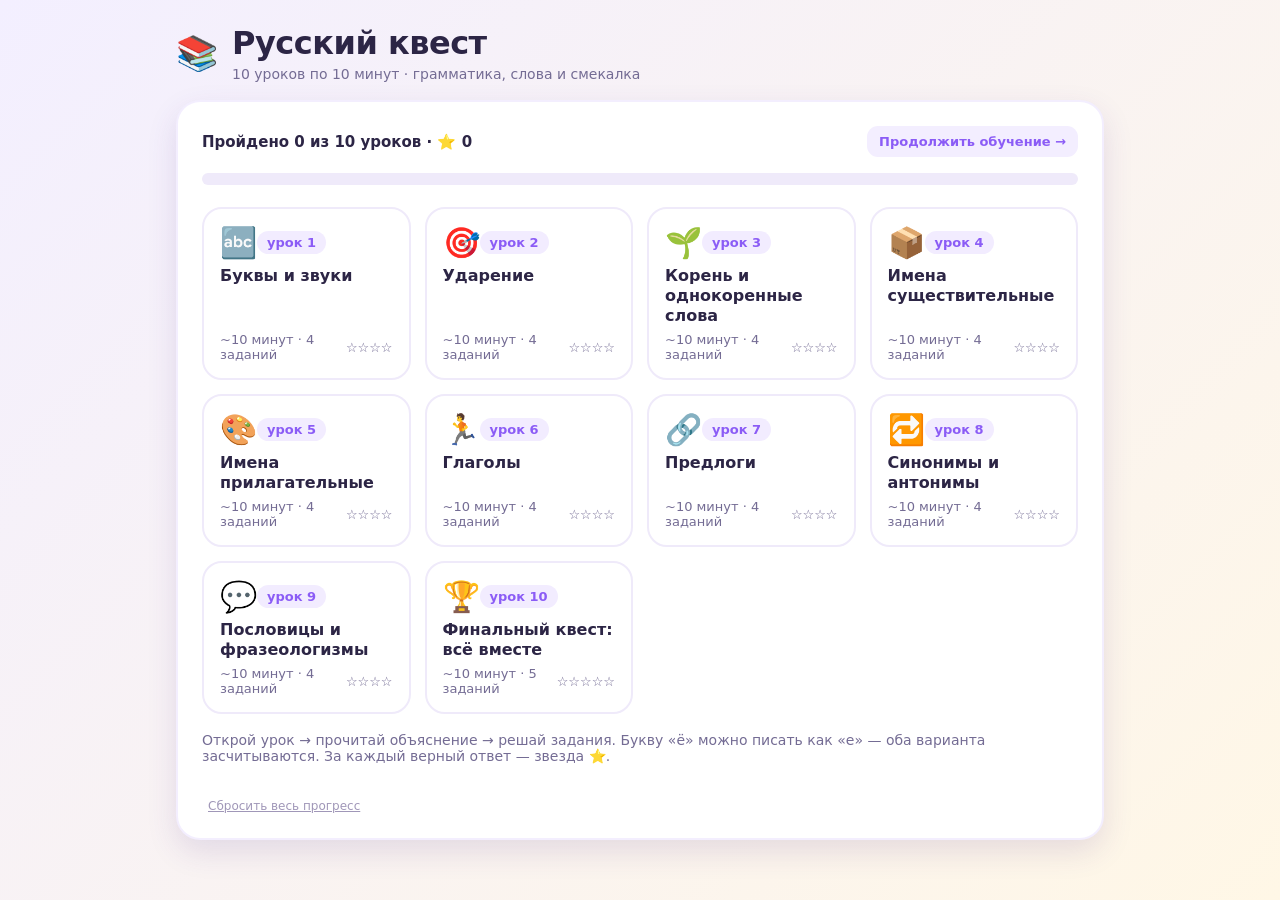
<file: russian-quest.html>
<!DOCTYPE html>
<html lang="ru">
<head>
<meta charset="UTF-8">
<meta name="viewport" content="width=device-width, initial-scale=1">
<title>Русский квест — 10 быстрых уроков</title>
<style>
  :root{
    --bg1:#f3efff; --bg2:#fff7e6; --ink:#2c2545; --muted:#746c94;
    --card:#ffffff; --accent:#8b5cf6; --accent2:#f59e0b;
    --good:#18a874; --bad:#e0526b; --warn:#e8a020;
    --shadow:0 12px 30px rgba(80,50,140,.13);
  }
  *{box-sizing:border-box}
  body{
    margin:0; min-height:100vh; color:var(--ink);
    font-family:"Segoe UI",system-ui,-apple-system,"Helvetica Neue",Arial,sans-serif;
    background:linear-gradient(135deg,var(--bg1),var(--bg2));
    background-attachment:fixed;
  }
  .wrap{max-width:960px;margin:0 auto;padding:24px 16px 60px}
  header{display:flex;align-items:center;gap:14px;margin-bottom:18px;flex-wrap:wrap}
  .logo{font-size:34px;line-height:1}
  h1{font-size:clamp(22px,4vw,32px);margin:0;letter-spacing:-.5px}
  .subtitle{color:var(--muted);margin:4px 0 0;font-size:14px}
  .panel{
    background:var(--card);border-radius:24px;padding:24px;box-shadow:var(--shadow);
    border:2px solid rgba(139,92,246,.10);
  }
  .topbar{display:flex;justify-content:space-between;align-items:center;gap:12px;flex-wrap:wrap;margin-bottom:16px}
  .progress-info{font-weight:700;font-size:15px}
  .bar{height:12px;border-radius:99px;background:#efeafa;overflow:hidden;margin:10px 0 22px}
  .bar > i{display:block;height:100%;width:0;border-radius:99px;background:linear-gradient(90deg,var(--accent),var(--accent2));transition:width .5s}
  .grid{display:grid;grid-template-columns:repeat(auto-fill,minmax(190px,1fr));gap:14px}
  .lesson-card{
    text-align:left;cursor:pointer;border:2px solid #efeafa;background:#fff;border-radius:20px;
    padding:16px;min-height:138px;transition:transform .15s,box-shadow .15s,border-color .15s;
    font:inherit;color:inherit;display:flex;flex-direction:column;gap:6px;
  }
  .lesson-card:hover{transform:translateY(-4px);box-shadow:0 14px 28px rgba(90,50,160,.16);border-color:#d3c1ff}
  .lesson-card:focus-visible,.btn:focus-visible,.choice:focus-visible,input:focus-visible{outline:3px solid #c8b0ff;outline-offset:2px}
  .lc-top{display:flex;align-items:center;justify-content:space-between;font-size:30px}
  .lc-num{font-size:13px;font-weight:800;color:var(--accent);background:#f2ecff;border-radius:99px;padding:4px 10px}
  .lc-title{font-weight:800;font-size:16px;line-height:1.25}
  .lc-meta{margin-top:auto;font-size:13px;color:var(--muted);display:flex;justify-content:space-between;align-items:center}
  .stars{color:#f5a623;letter-spacing:1px;font-size:14px}
  .badge-done{background:#e6f8f1;color:var(--good);border-radius:99px;padding:3px 9px;font-weight:700;font-size:12px}
  .btn{
    border:0;border-radius:14px;padding:12px 18px;font:inherit;font-weight:800;cursor:pointer;
    background:linear-gradient(135deg,var(--accent),#a77bff);color:#fff;box-shadow:0 6px 16px rgba(139,92,246,.26);
    transition:transform .12s,filter .12s;
  }
  .btn:hover{filter:brightness(1.06);transform:translateY(-1px)}
  .btn:active{transform:translateY(1px)}
  .btn.ghost{background:#f3eeff;color:var(--accent);box-shadow:none}
  .btn.small{padding:8px 12px;font-size:13px;border-radius:11px}
  .btn:disabled{opacity:.5;cursor:not-allowed;transform:none}
  .hidden{display:none!important}
  .hint-line{color:var(--muted);font-size:14px;margin-top:18px}
  .reset{margin-top:20px;font-size:12px;color:#a097b8;background:none;border:0;cursor:pointer;text-decoration:underline;font-family:inherit}
  /* lesson */
  .lesson-head{display:flex;justify-content:space-between;align-items:flex-start;gap:12px;flex-wrap:wrap}
  .lesson-head h2{margin:0;font-size:24px}
  .intro{margin:10px 0 18px;color:#514970;line-height:1.6;background:#f8f5ff;border-left:4px solid var(--accent);padding:12px 14px;border-radius:0 12px 12px 0}
  .timer{font-variant-numeric:tabular-nums;background:#fff4e3;color:#a76b12;border-radius:12px;padding:8px 12px;font-weight:800;white-space:nowrap}
  .timer.late{background:#ffe7ec;color:var(--bad)}
  .dots{display:flex;gap:7px;margin:6px 0 22px}
  .dot{width:12px;height:12px;border-radius:50%;background:#e9e3f7;transition:background .2s,transform .2s}
  .dot.now{background:var(--accent);transform:scale(1.25)}
  .dot.ok{background:var(--good)}
  .qcard{background:linear-gradient(160deg,#fff,#fdfaff);border:2px solid #efeafa;border-radius:20px;padding:22px}
  .qnum{color:var(--accent);font-weight:800;font-size:13px;margin-bottom:8px}
  .question{font-size:clamp(19px,3.2vw,26px);font-weight:800;line-height:1.4;margin-bottom:18px}
  .answer-row{display:flex;gap:10px;flex-wrap:wrap;align-items:center}
  input[type=text]{
    font:inherit;font-size:20px;font-weight:700;padding:11px 14px;border:2px solid #e3daf8;
    border-radius:13px;width:min(300px,100%);color:var(--ink);background:#fff;
  }
  .choices{display:flex;gap:10px;flex-wrap:wrap}
  .choice{
    font:inherit;font-weight:800;font-size:17px;padding:10px 18px;border-radius:13px;cursor:pointer;
    border:2px solid #e3daf8;background:#fff;color:var(--ink);
  }
  .choice.selected{border-color:var(--accent);background:#f3eeff;color:var(--accent)}
  .feedback{min-height:26px;margin-top:16px;font-weight:700;line-height:1.5}
  .feedback.good{color:var(--good)}
  .feedback.bad{color:var(--bad)}
  .explain{margin-top:8px;font-weight:500;color:#514970;font-size:15px;background:#f2fbf8;border-radius:12px;padding:10px 12px}
  .hintbox{margin-top:14px;background:#fff8e8;border:1px dashed var(--warn);border-radius:12px;padding:10px 12px;font-size:14px;color:#8a6415}
  .actions{display:flex;gap:10px;flex-wrap:wrap;margin-top:18px;align-items:center}
  .backlink{color:var(--muted);background:none;border:0;font:inherit;cursor:pointer;text-decoration:underline;padding:6px}
  /* result */
  .result{text-align:center}
  .result .big{font-size:64px;line-height:1}
  .result h2{font-size:28px;margin:8px 0}
  .result-stars{font-size:40px;letter-spacing:6px;margin:10px 0}
  .stats{display:flex;justify-content:center;gap:26px;flex-wrap:wrap;color:var(--muted);margin:14px 0 22px}
  .stats b{display:block;color:var(--ink);font-size:20px}
  .confetti{position:fixed;inset:0;pointer-events:none;overflow:hidden;z-index:99}
  .confetti i{position:absolute;top:-20px;width:9px;height:14px;border-radius:2px;animation:fall 2.4s ease-in forwards}
  @keyframes fall{to{transform:translateY(105vh) rotate(720deg);opacity:.2}}
  @media(max-width:600px){.wrap{padding:16px 12px 40px}.panel{padding:18px}.question{font-size:20px}}
</style>
</head>
<body>
<div class="wrap">
  <header>
    <div class="logo">📚</div>
    <div>
      <h1>Русский квест</h1>
      <p class="subtitle">10 уроков по 10 минут · грамматика, слова и смекалка</p>
    </div>
  </header>

  <section id="home" class="panel">
    <div class="topbar">
      <div class="progress-info" id="progressText"></div>
      <button class="btn small ghost" id="startNext">Продолжить обучение →</button>
    </div>
    <div class="bar"><i id="progressBar"></i></div>
    <div class="grid" id="grid"></div>
    <p class="hint-line">Открой урок → прочитай объяснение → решай задания. Букву «ё» можно писать как «е» — оба варианта засчитываются. За каждый верный ответ — звезда ⭐.</p>
    <button class="reset" id="resetBtn">Сбросить весь прогресс</button>
  </section>

  <section id="lesson" class="panel hidden">
    <div class="lesson-head">
      <div>
        <h2 id="lessonTitle"></h2>
        <div class="subtitle" id="lessonCounter"></div>
      </div>
      <div class="timer" id="timer">10:00</div>
    </div>
    <p class="intro" id="lessonIntro"></p>
    <div class="dots" id="dots"></div>
    <div class="qcard">
      <div class="qnum" id="qnum"></div>
      <div class="question" id="question"></div>
      <div class="answer-row" id="answerArea"></div>
      <div class="feedback" id="feedback" aria-live="polite"></div>
      <div class="actions">
        <button class="btn" id="checkBtn">Проверить</button>
        <button class="btn ghost small" id="hintBtn">💡 Подсказка</button>
        <button class="backlink" id="backBtn">Вернуться к урокам</button>
      </div>
    </div>
  </section>

  <section id="result" class="panel result hidden">
    <div class="big" id="resultIcon">🏆</div>
    <h2 id="resultTitle"></h2>
    <div class="result-stars" id="resultStars"></div>
    <p id="resultText" class="subtitle"></p>
    <div class="stats" id="resultStats"></div>
    <div class="actions" style="justify-content:center">
      <button class="btn" id="nextLessonBtn">Следующий урок →</button>
      <button class="btn ghost" id="homeBtn">К списку уроков</button>
    </div>
  </section>
</div>

<script>
const lessons = [
  {
    id:1, icon:"🔤", title:"Буквы и звуки",
    intro:"В русском алфавите 33 буквы. Гласные: а, е, ё, и, о, у, ы, э, ю, я. Остальные буквы — согласные. Мягкий знак (ь) и твёрдый знак (ъ) звуков не обозначают.",
    tasks:[
      {q:"Сколько букв в русском алфавите?", type:"choice", answer:"33", options:["26","32","33"], hint:"Больше, чем в английском. Вспомни: 33.", explain:"В русском алфавите 33 буквы: 10 гласных, 20 согласных и 2 знака."},
      {q:"Напиши первую букву слова «яблоко».", type:"text", answer:"я", hint:"Слово начинается с гласной.", explain:"Яблоко начинается с буквы «я» — это гласный звук."},
      {q:"Сколько звуков в слове «ёлка»?", type:"choice", answer:"4", options:["3","4","5"], hint:"Посчитай: ё — л — к — а.", explain:"Ёлка: ё, л, к, а — 4 звука и 4 буквы."},
      {q:"Какая буква не даёт звука: «л» или «ь»?", type:"text", answer:"ь", hint:"Одна из них — просто знак.", explain:"Мягкий знак «ь» звука не обозначает, он только смягчает согласный."}
    ]
  },
  {
    id:2, icon:"🎯", title:"Ударение",
    intro:"Ударный гласный звук выделяется голосом. В слове «молоко» ударение падает на последний слог: молоко́.",
    tasks:[
      {q:"Где ударение в слове «молоко»?", type:"choice", answer:"молоко́", options:["мо́локо","моло́ко","молоко́"], hint:"Проверь себя: ударение в слове «молоко́» стоит в конце.", explain:"Молоко́ — ударение на последний слог."},
      {q:"В слове «яблоко» ударение падает на слог я / бло / ко. Напиши этот слог.", type:"text", answer:"я", hint:"Скажи слово вслух: Яблоко.", explain:"Я́блоко — ударение на первый слог."},
      {q:"В каком слове ударение на первый слог?", type:"choice", answer:"ШКОЛА", options:["МАГАЗИН","ХОЛОДИЛЬНИК","ШКОЛА"], hint:"Скажи каждое слово вслух и сравни.", explain:"Шко́ла — первый слог. Магази́н — третий, холо́дильник — второй."},
      {q:"Слово «словарь»: ударение на первый или второй слог?", type:"text", answer:"второй", hint:"Слова́рь — скажи с ударением.", explain:"Слова́рь — ударение на второй слог."}
    ]
  },
  {
    id:3, icon:"🌱", title:"Корень и однокоренные слова",
    intro:"Корень — главная часть слова, в ней спрятано его значение. У однокоренных слов корень один: лес, лесник, лесной.",
    tasks:[
      {q:"Найди корень в слове «лесник».", type:"text", answer:"лес", hint:"Лесник — тот, кто работает в лесу.", explain:"Лесник ← лес. Корень — лес."},
      {q:"Какое слово однокоренное со словом «вода»?", type:"choice", answer:"водный", options:["водный","домашний","солнечный"], hint:"В слове должна быть та же основа — вод-.", explain:"Водный ← вода. Однокоренные: вода, водный, подводный."},
      {q:"Какая приставка в слове «переход»?", type:"text", answer:"пере", hint:"Слово состоит из пере- и -ход.", explain:"Пере- + ход = переход. Приставка стоит перед корнем."},
      {q:"Какое окончание в слове «красивый»?", type:"text", answer:"ый", hint:"Отдели основу: красив-...", explain:"Красив- + -ый. Окончание — -ый."}
    ]
  },
  {
    id:4, icon:"📦", title:"Имена существительные",
    intro:"Существительное отвечает на вопросы «кто?» или «что?». Бывает мужского, женского и среднего рода и меняется по числам: один стул — много стульев.",
    tasks:[
      {q:"К какому роду относится слово «солнце»?", type:"choice", answer:"средний", options:["мужской","женский","средний"], hint:"Это «оно» — солнце.", explain:"Солнце — оно, средний род."},
      {q:"Множественное число: «стул» → ?", type:"text", answer:"стулья", hint:"Не просто «стулы», есть особая форма.", explain:"Один стул, много стульев. Форма множественного числа — стулья."},
      {q:"К слову «учитель» какой вопрос: «кто?» или «что?»?", type:"text", answer:"кто", hint:"Учитель — это человек.", explain:"Учитель — вопрос «кто?», потому что это человек."},
      {q:"Образуй женский род: «ученик» → ?", type:"text", answer:"ученица", hint:"Ученик + -ица.", explain:"Ученик → ученица. Так же: друг → подруга."}
    ]
  },
  {
    id:5, icon:"🎨", title:"Имена прилагательные",
    intro:"Прилагательное отвечает на вопрос «какой?» и согласуется с существительным: большой стол, большая машина, большое озеро, большие дома.",
    tasks:[
      {q:"Подбери форму: «... стол» (большой).", type:"text", answer:"большой", hint:"Стол — мужской род.", explain:"Большой стол. Для мужского рода форма «большой»."},
      {q:"Подбери форму: «нов... машина».", type:"text", answer:"новая", hint:"Машина — женский род.", explain:"Новая машина. Женский род — «новая»."},
      {q:"Какое слово прилагательное?", type:"choice", answer:"белый", options:["бегать","белый","бегун"], hint:"Прилагательное отвечает на вопрос «какой?».", explain:"Белый — признак предмета. Бегать — глагол, бегун — существительное."},
      {q:"Множественное число: «красивый цветок» → «красивые ...»", type:"text", answer:"цветы", hint:"Один цветок — много цветов.", explain:"Красивые цветы. Форма множественного числа — цветы."}
    ]
  },
  {
    id:6, icon:"🏃", title:"Глаголы",
    intro:"Глагол отвечает на вопрос «что делать?» и меняется по временам: рисую (сейчас), рисовал (было), буду рисовать (будет).",
    tasks:[
      {q:"Какое слово глагол?", type:"choice", answer:"прыгать", options:["прыжок","прыгать","прыгун"], hint:"Глагол отвечает на вопрос «что делать?».", explain:"Прыгать — глагол. Прыжок — существительное, прыгун — тоже существительное."},
      {q:"Начальная форма: «играю» → ?", type:"text", answer:"играть", hint:"Начальная форма заканчивается на -ть.", explain:"Играю → играть. Это неопределённая форма глагола."},
      {q:"Прошедшее время: «он рисует» → «он ...».", type:"text", answer:"рисовал", hint:"Рисует сейчас, а раньше — рисовал.", explain:"Рисует (настоящее время) → рисовал (прошедшее время)."},
      {q:"Будущее время: «читаю» → «я буду ...».", type:"text", answer:"читать", hint:"После «буду» глагол в начальной форме.", explain:"Будущее время: буду читать."}
    ]
  },
  {
    id:7, icon:"🔗", title:"Предлоги",
    intro:"Предлог — маленькое слово, которое связывает слова: в, на, у, к, с, под, над, за. Предлоги пишутся отдельно от слов.",
    tasks:[
      {q:"Дополни: «книга ... столе».", type:"text", answer:"на", hint:"Книга лежит на поверхности стола.", explain:"Книга на столе — предлог «на»."},
      {q:"Дополни: «мяч ... столом».", type:"text", answer:"под", hint:"Мяч ниже стола.", explain:"Мяч под столом — предлог «под»."},
      {q:"Какой предлог нужен: «Я иду ... школу»?", type:"choice", answer:"в", options:["в","на","у"], hint:"Речь о направлении: иду внутрь здания.", explain:"Иду в школу. Предлог «в» указывает направление."},
      {q:"Напиши предлог из фразы «у друга».", type:"text", answer:"у", hint:"Это маленькое слово перед словом «друга».", explain:"Предлог «у»: у друга, у мамы, у меня."}
    ]
  },
  {
    id:8, icon:"🔁", title:"Синонимы и антонимы",
    intro:"Синонимы — слова, близкие по смыслу: весёлый — радостный. Антонимы — противоположные по смыслу: день — ночь.",
    tasks:[
      {q:"Антоним к слову «день».", type:"text", answer:"ночь", hint:"День сменяется...", explain:"День ↔ ночь — антонимы."},
      {q:"Напиши синоним к слову «красивый» (одно слово).", type:"text", answer:["прекрасный","великолепный","чудесный"], hint:"Подбери слово, похожее по смыслу.", explain:"Красивый — прекрасный, великолепный, чудесный."},
      {q:"Какая пара слов — антонимы?", type:"choice", answer:"быстрый — медленный", options:["большой — огромный","быстрый — медленный","дом — здание"], hint:"Антонимы — противоположные признаки.", explain:"Быстрый ↔ медленный. Остальные пары — синонимы."},
      {q:"Антоним к слову «весёлый».", type:"text", answer:"грустный", hint:"Противоположное настроение.", explain:"Весёлый ↔ грустный."}
    ]
  },
  {
    id:9, icon:"💬", title:"Пословицы и фразеологизмы",
    intro:"Фразеологизм — устойчивое выражение, смысл которого не всегда понятен буквально. Например, «бить баклуши» — просто бездельничать.",
    tasks:[
      {q:"Закончи пословицу: «Труд человека ...».", type:"text", answer:"кормит", hint:"Полная пословица: «Труд человека кормит, а лень портит».", explain:"Труд человека кормит, а лень портит."},
      {q:"Что значит «бить баклуши»?", type:"choice", answer:"бездельничать", options:["работать","бездельничать","драться"], hint:"Это выражение про лень.", explain:"Бить баклуши — бездельничать, ничего не делать."},
      {q:"Закончи: «Умный в гору не пойдёт, умный гору ...».", type:"text", answer:"обойдёт", hint:"Умный не лезет, а обходит.", explain:"Умный в гору не пойдёт, умный гору обойдёт."},
      {q:"Что значит «вести за нос»?", type:"choice", answer:"обманывать", options:["обманывать","играть","спать"], hint:"Речь не о настоящем носу — это устойчивое выражение.", explain:"Вести за нос — обманывать, вводить в заблуждение."}
    ]
  },
  {
    id:10, icon:"🏆", title:"Финальный квест: всё вместе",
    intro:"Корни, части речи, ударение, предлоги и смекалка — всё в одном уроке. Читай внимательно и считай по шагам!",
    tasks:[
      {q:"Напиши корень слова «подводный».", type:"text", answer:"вод", hint:"Под- + вод- + -ный.", explain:"Корень — вод-. Слово родственно слову «вода»."},
      {q:"«Серебряный» — существительное или прилагательное?", type:"text", answer:"прилагательное", hint:"Это слово отвечает на вопрос «какой?».", explain:"Серебряный — прилагательное, признак предмета."},
      {q:"Сколько слогов в слове «машина»?", type:"text", answer:"3", hint:"ма-ши-на", explain:"Машина делится на 3 слога: ма-ши-на."},
      {q:"Закончи пословицу: «Не имей сто рублей, а имей сто ...».", type:"text", answer:"друзей", hint:"Речь о настоящих друзьях.", explain:"Не имей сто рублей, а имей сто друзей."},
      {q:"Отгадай загадку: «Зимой и летом одним цветом». Что это?", type:"choice", answer:"ёлка", options:["ёлка","берёза","яблоня"], hint:"Всегда зелёная.", explain:"Ёлка (ель) остаётся зелёной и зимой, и летом."}
    ]
  }
];

const STORE = "russianQuestProgress_v1";
let progress = {};
try { progress = JSON.parse(localStorage.getItem(STORE)) || {}; } catch(e){ progress = {}; }
function save(){ try{ localStorage.setItem(STORE, JSON.stringify(progress)); }catch(e){} }
function starsOf(l){ return Math.min((progress[l.id] && progress[l.id].stars) || 0, l.tasks.length); }
function isDone(l){ return !!(progress[l.id] && progress[l.id].done); }

const $ = id => document.getElementById(id);
const views = {home:$("home"), lesson:$("lesson"), result:$("result")};
function show(view){ Object.values(views).forEach(v=>v.classList.add("hidden")); views[view].classList.remove("hidden"); window.scrollTo({top:0,behavior:"smooth"}); }

function norm(v){ return String(v).trim().toLowerCase().replace(/ё/g,"е").replace(/[.,!?;:'´`]/g,"").replace(/\s+/g," "); }
function editDist(a,b){
  if(a===b) return 0;
  if(Math.abs(a.length-b.length)>1) return 2;
  let prev=Array.from({length:b.length+1},(_,i)=>i);
  for(let i=1;i<=a.length;i++){
    const cur=[i];
    for(let j=1;j<=b.length;j++){
      cur[j]=Math.min(cur[j-1]+1, prev[j]+1, prev[j-1]+(a[i-1]===b[j-1]?0:1));
    }
    prev=cur;
  }
  return prev[b.length];
}
function matches(raw, accepted){
  const r=norm(raw);
  return accepted.some(a=>norm(a)===r) || (r.length>=5 && accepted.some(a=>editDist(norm(a),r)<=1));
}

/* ---------- home ---------- */
function renderHome(){
  const done = lessons.filter(isDone).length;
  const totalStars = lessons.reduce((s,l)=>s+starsOf(l),0);
  $("progressText").textContent = `Пройдено ${done} из ${lessons.length} уроков · ⭐ ${totalStars}`;
  $("progressBar").style.width = (done/lessons.length*100) + "%";
  $("grid").innerHTML = lessons.map(l=>{
    const st = starsOf(l), doneMark = isDone(l) ? '<span class="badge-done">✓ пройден</span>' : `<span>${"⭐".repeat(st)}${"☆".repeat(l.tasks.length-st)}</span>`;
    return `<button class="lesson-card" data-id="${l.id}">
      <div class="lc-top"><span>${l.icon}</span><span class="lc-num">урок ${l.id}</span></div>
      <div class="lc-title">${l.title}</div>
      <div class="lc-meta"><span>~10 минут · ${l.tasks.length} заданий</span>${doneMark}</div>
    </button>`;
  }).join("");
}
$("grid").addEventListener("click", e=>{
  const card = e.target.closest(".lesson-card");
  if(card) startLesson(Number(card.dataset.id)-1);
});
$("startNext").addEventListener("click", ()=>{
  const next = lessons.findIndex(l=>!isDone(l));
  startLesson(next === -1 ? 0 : next);
});
$("resetBtn").addEventListener("click", ()=>{
  if(confirm("Сбросить все звёзды и пройденные уроки?")){ progress={}; save(); renderHome(); }
});

/* ---------- lesson engine ---------- */
let cur=0, idx=0, correct=0, selected=null, locked=false, timerId=null, deadline=0;
function startTimer(){
  clearInterval(timerId);
  deadline = Date.now()+10*60*1000;
  $("timer").classList.remove("late");
  timerId = setInterval(tick, 500);
  tick();
}
function tick(){
  const left = Math.max(0, Math.ceil((deadline-Date.now())/1000));
  const m = String(Math.floor(left/60)).padStart(2,"0"), s = String(left%60).padStart(2,"0");
  $("timer").textContent = `${m}:${s}`;
  if(left <= 120) $("timer").classList.add("late");
  if(left === 0){ clearInterval(timerId); $("timer").textContent = "⏰"; }
}
function stopTimer(){ clearInterval(timerId); }

function startLesson(n){
  cur=n; idx=0; correct=0; selected=null; locked=false;
  const l=lessons[cur];
  $("lessonTitle").textContent = `${l.icon} ${l.title}`;
  $("lessonIntro").textContent = l.intro;
  show("lesson");
  startTimer();
  renderTask();
}
function renderTask(){
  const l=lessons[cur], t=l.tasks[idx];
  selected=null; locked=false;
  $("qnum").textContent = `Задание ${idx+1} из ${l.tasks.length}`;
  $("lessonCounter").textContent = `Урок ${l.id} из ${lessons.length}`;
  $("question").textContent = t.q;
  $("feedback").className = "feedback";
  $("feedback").textContent = "";
  $("checkBtn").textContent = "Проверить";
  $("checkBtn").disabled = false;
  $("dots").innerHTML = l.tasks.map((_,i)=>`<span class="dot ${i<idx?"ok":i===idx?"now":""}"></span>`).join("");
  const area=$("answerArea");
  if(t.type==="choice"){
    area.innerHTML = `<div class="choices">${t.options.map(o=>`<button class="choice" data-value="${o}">${o}</button>`).join("")}</div>`;
  } else {
    area.innerHTML = `<input type="text" id="answerInput" autocomplete="off" spellcheck="false" placeholder="Напиши ответ">`;
  }
  const existing=$("hintbox"); if(existing) existing.remove();
}
$("answerArea").addEventListener("click", e=>{
  const c=e.target.closest(".choice"); if(!c) return;
  document.querySelectorAll(".choice").forEach(b=>b.classList.remove("selected"));
  c.classList.add("selected");
  selected=c.dataset.value;
});
$("answerArea").addEventListener("keydown", e=>{
  if(e.key==="Enter"){ e.preventDefault(); check(); }
});
document.addEventListener("keydown", e=>{
  if(e.key==="Enter" && !$("lesson").classList.contains("hidden") && e.target.tagName!=="INPUT" && e.target.tagName!=="BUTTON") check();
});

function check(){
  if(locked){ next(); return; }
  const t=lessons[cur].tasks[idx];
  let ok=false;
  if(t.type==="choice"){
    ok = selected !== null && norm(selected)===norm(t.answer);
  } else {
    const raw=$("answerInput")?.value || "";
    const accepted=Array.isArray(t.answer)?t.answer:[t.answer];
    ok = matches(raw, accepted);
  }
  const fb=$("feedback");
  if(ok){
    correct++; locked=true;
    fb.className="feedback good";
    fb.textContent="✅ Верно! Молодец!";
    const ex=document.createElement("div");
    ex.className="explain";
    ex.textContent="💡 " + t.explain;
    fb.after(ex);
    $("checkBtn").textContent = idx===lessons[cur].tasks.length-1 ? "Посмотреть результат →" : "Дальше →";
    const inp=$("answerInput"); if(inp) inp.disabled=true;
    document.querySelectorAll(".choice").forEach(b=>b.disabled=true);
  } else {
    fb.className="feedback bad";
    fb.textContent="❌ Пока нет. Попробуй ещё раз — или открой подсказку 👇";
    const h=$("hintBtn"); h.style.animation="none"; void h.offsetWidth; h.style.animation="pulse .6s";
  }
}
$("hintBtn").addEventListener("click", ()=>{
  if($("hintbox")) return;
  const box=document.createElement("div");
  box.id="hintbox"; box.className="hintbox";
  box.textContent="💡 Подсказка: " + lessons[cur].tasks[idx].hint;
  $("feedback").after(box);
});
$("checkBtn").addEventListener("click", check);
$("backBtn").addEventListener("click", ()=>{ stopTimer(); renderHome(); show("home"); });

function next(){
  document.querySelectorAll(".explain").forEach(e=>e.remove());
  const h=$("hintbox"); if(h) h.remove();
  if(idx < lessons[cur].tasks.length-1){ idx++; renderTask(); }
  else finish();
}
function finish(){
  stopTimer();
  const l=lessons[cur];
  const old=progress[l.id]||{stars:0,done:false,time:null};
  progress[l.id]={done:true, stars:Math.max(old.stars||0,correct), time:old.time||Math.round((Date.now()-(deadline-10*60*1000))/1000)};
  save();
  const totalStars=lessons.reduce((s,x)=>s+starsOf(x),0);
  const allDone=lessons.every(isDone);
  $("resultIcon").textContent = allDone ? "🎉" : "🏆";
  $("resultTitle").textContent = allDone ? "Все 10 уроков пройдены!" : "Урок пройден!";
  $("resultStars").textContent = "⭐".repeat(correct) + "☆".repeat(l.tasks.length-correct);
  $("resultText").textContent = correct===l.tasks.length
    ? "Идеально! Все задания решены верно. Так держать!"
    : "Отличная работа! Можно пройти урок ещё раз и собрать все звёзды.";
  const secs=progress[l.id].time;
  $("resultStats").innerHTML = `<div><b>${correct}/${l.tasks.length}</b>верных ответов</div>
    <div><b>${Math.floor(secs/60)}:${String(secs%60).padStart(2,"0")}</b>время</div>
    <div><b>${totalStars}</b>звёзд всего</div>`;
  $("nextLessonBtn").textContent = allDone ? "Начать сначала ↻" : "Следующий урок →";
  show("result");
  if(correct===l.tasks.length) confetti();
}
$("homeBtn").addEventListener("click", ()=>{ renderHome(); show("home"); });
$("nextLessonBtn").addEventListener("click", ()=>{
  const allDone=lessons.every(isDone);
  if(allDone){ startLesson(0); return; }
  let n=cur+1; while(n<lessons.length && isDone(lessons[n])) n++;
  startLesson(n<lessons.length?n:0);
});

function confetti(){
  const box=document.createElement("div"); box.className="confetti";
  const colors=["#8b5cf6","#f59e0b","#18a874","#e0526b","#2f80ed"];
  for(let i=0;i<36;i++){
    const p=document.createElement("i");
    p.style.left=Math.random()*100+"%";
    p.style.background=colors[i%colors.length];
    p.style.animationDelay=(Math.random()*.5)+"s";
    p.style.animationDuration=(1.8+Math.random()*1.2)+"s";
    box.appendChild(p);
  }
  document.body.appendChild(box);
  setTimeout(()=>box.remove(),3500);
}

const style=document.createElement("style");
style.textContent="@keyframes pulse{50%{transform:scale(1.12)}}";
document.head.appendChild(style);

renderHome();
</script>
</body>
</html>
</file>
<file: styles.css>
/* =========================================================
   ИгроЛаборатория — дружелюбный интерфейс для детей 9–12 лет
   ========================================================= */

:root {
  --violet: #6c4ce0;
  --violet-dark: #5334c4;
  --violet-light: #efeaff;
  --blue: #2f80ed;
  --orange: #ff9f43;
  --yellow: #ffd166;
  --green: #38c172;
  --red: #ef5b6d;
  --ink: #232246;
  --ink-soft: #676a86;
  --line: #e7e5f5;
  --card: #ffffff;
  --bg: #f6f5ff;
  --shadow: 0 10px 30px rgba(64, 42, 140, .10);
  --shadow-sm: 0 4px 14px rgba(64, 42, 140, .08);
  --r-lg: 22px;
  --r-md: 14px;
  --r-sm: 10px;
}

* { box-sizing: border-box; }

html, body { margin: 0; padding: 0; }

body {
  font-family: 'Trebuchet MS', 'Segoe UI', system-ui, -apple-system, sans-serif;
  background: radial-gradient(1200px 600px at 10% -10%, #e7dcff 0%, transparent 55%),
              radial-gradient(900px 500px at 100% 0%, #d9efff 0%, transparent 50%),
              var(--bg);
  color: var(--ink);
  min-height: 100vh;
  -webkit-font-smoothing: antialiased;
}

button, input, select { font: inherit; }
button { cursor: pointer; }
button:disabled { cursor: not-allowed; opacity: .5; }
.hidden { display: none !important; }

.app-shell { min-height: 100vh; display: flex; flex-direction: column; }

/* ---------- Верхняя панель ---------- */
.topbar {
  position: sticky; top: 0; z-index: 30;
  display: flex; align-items: center; justify-content: space-between; gap: 18px;
  padding: 14px clamp(16px, 3vw, 40px);
  background: rgba(255,255,255,.92);
  backdrop-filter: blur(14px);
  border-bottom: 1px solid var(--line);
  flex-wrap: wrap;
}
.brand { display: flex; align-items: center; gap: 12px; }
.brand-logo {
  width: 48px; height: 48px; display: grid; place-items: center;
  font-size: 26px; border-radius: 15px;
  background: linear-gradient(145deg, var(--violet), #8d6bff);
  box-shadow: 0 6px 16px rgba(108,76,224,.35);
}
.brand-text h1 { margin: 0; font-size: 20px; letter-spacing: -.3px; }
.brand-text p { margin: 2px 0 0; font-size: 12px; color: var(--ink-soft); }
.top-actions { display: flex; gap: 8px; flex-wrap: wrap; }

/* ---------- Кнопки ---------- */
.btn {
  border: 0; border-radius: 12px; padding: 11px 16px;
  font-weight: 700; font-size: 14px; line-height: 1;
  transition: transform .12s ease, box-shadow .12s ease, background .12s ease;
  white-space: nowrap;
}
.btn:hover { transform: translateY(-2px); }
.btn:active { transform: translateY(0); }
.btn-ghost { background: var(--violet-light); color: var(--violet-dark); }
.btn-ghost:hover { background: #e2d9ff; }
.btn-primary { background: var(--violet); color: #fff; box-shadow: 0 6px 14px rgba(108,76,224,.28); }
.btn-primary:hover { background: var(--violet-dark); }
.btn-accent { background: var(--orange); color: #fff; box-shadow: 0 6px 14px rgba(255,159,67,.3); }
.btn-accent:hover { background: #ef8b2c; }
.btn-small { padding: 8px 12px; font-size: 12px; }
.btn-hero { padding: 16px 26px; font-size: 17px; background: var(--violet); color: #fff; box-shadow: 0 10px 24px rgba(108,76,224,.35); }
.btn-hero-ghost { padding: 16px 22px; font-size: 15px; background: #fff; color: var(--violet-dark); box-shadow: var(--shadow-sm); }
.btn-card { width: 100%; margin-top: 14px; background: var(--violet-light); color: var(--violet-dark); }
.tpl-card:hover .btn-card { background: var(--violet); color: #fff; }

/* ---------- Экраны ---------- */
.main { flex: 1; width: 100%; max-width: 1600px; margin: 0 auto; padding: clamp(18px, 3vw, 36px); }
.screen { display: none; animation: fade .25s ease; }
.screen.is-active { display: block; }
@keyframes fade { from { opacity: 0; transform: translateY(6px); } to { opacity: 1; transform: none; } }

/* ---------- Главный баннер ---------- */
.hero {
  position: relative; overflow: hidden;
  display: grid; grid-template-columns: 1.25fr .75fr; align-items: center; gap: 20px;
  border-radius: 30px; padding: 42px clamp(24px, 4vw, 56px);
  background: linear-gradient(120deg, #6c4ce0 0%, #7b5cf0 45%, #4f8ff0 100%);
  color: #fff; box-shadow: 0 20px 50px rgba(80, 50, 180, .25);
}
.hero::after {
  content: ''; position: absolute; inset: auto -80px -140px auto;
  width: 380px; height: 380px; border-radius: 50%;
  background: rgba(255,255,255,.08);
}
.badge {
  display: inline-block; padding: 7px 12px; border-radius: 999px;
  background: rgba(255,255,255,.18); font-size: 12px; font-weight: 700;
}
.hero-badge { margin-bottom: 16px; }
.hero h2 { margin: 0; font-size: clamp(28px, 4vw, 46px); line-height: 1.1; letter-spacing: -1px; }
.hero h2 span { color: var(--yellow); }
.hero p { max-width: 620px; margin: 16px 0 22px; font-size: 16px; line-height: 1.6; color: rgba(255,255,255,.9); }
.hero-buttons { display: flex; gap: 12px; flex-wrap: wrap; }
.hero-stats { display: flex; gap: 18px; flex-wrap: wrap; margin-top: 22px; font-size: 12px; color: rgba(255,255,255,.85); }
.hero-art { position: relative; height: 250px; display: grid; place-items: center; }
.art-window {
  width: min(320px, 90%); border-radius: 18px; overflow: hidden;
  background: #191b3b; box-shadow: 0 25px 50px rgba(0,0,0,.3); transform: rotate(-3deg);
  border: 6px solid rgba(255,255,255,.25);
}
.art-window-bar { display: flex; gap: 6px; padding: 8px 10px; background: rgba(255,255,255,.08); }
.art-window-bar i { width: 9px; height: 9px; border-radius: 50%; background: #ff6b81; }
.art-window-bar i:nth-child(2) { background: #ffd166; }
.art-window-bar i:nth-child(3) { background: #38c172; }
.art-screen {
  height: 150px; display: flex; align-items: center; justify-content: center; gap: 26px;
  font-size: 54px; background: linear-gradient(180deg, #2c2f66, #1b1d42);
}
.art-screen span { font-size: 34px; }
.art-cloud, .art-star { position: absolute; }
.art-cloud-1 { top: 6px; left: 4%; font-size: 34px; opacity: .85; }
.art-cloud-2 { bottom: 10px; right: 2%; font-size: 26px; opacity: .7; }
.art-star-1 { top: 22px; right: 8%; font-size: 30px; }
.art-star-2 { bottom: 34px; left: 6%; font-size: 24px; }

/* ---------- Карточки ---------- */
.section-head { display: flex; align-items: end; justify-content: space-between; gap: 16px; margin: 38px 0 16px; }
.section-head h3 { margin: 0; font-size: 22px; }
.section-head p { margin: 6px 0 0; color: var(--ink-soft); font-size: 13px; }
.saved-head { margin-top: 44px; }
.cards { display: grid; grid-template-columns: repeat(auto-fill, minmax(250px, 1fr)); gap: 18px; }
.card {
  background: var(--card); border: 1px solid var(--line); border-radius: var(--r-lg);
  padding: 20px; box-shadow: var(--shadow-sm); display: flex; flex-direction: column;
  transition: transform .18s ease, box-shadow .18s ease;
}
.card:hover { transform: translateY(-5px); box-shadow: var(--shadow); }
.card-emoji {
  width: 58px; height: 58px; border-radius: 18px; display: grid; place-items: center;
  font-size: 30px; background: var(--tpl, var(--violet-light)); margin-bottom: 14px;
}
.card-tag { font-size: 11px; font-weight: 800; color: var(--violet); text-transform: uppercase; letter-spacing: .5px; }
.card h4 { margin: 6px 0 8px; font-size: 19px; }
.card p { margin: 0; color: var(--ink-soft); font-size: 13px; line-height: 1.55; flex: 1; }
.feature-list { list-style: none; margin: 14px 0 0; padding: 0; display: flex; flex-wrap: wrap; gap: 6px; }
.feature-list li {
  font-size: 11px; padding: 5px 8px; border-radius: 8px;
  background: #f3f1ff; color: var(--violet-dark); font-weight: 700;
}
.saved-card { border-left: 5px solid var(--violet); }
.saved-card .saved-date { font-size: 11px; color: var(--ink-soft); margin-top: 8px; }
.saved-actions { display: flex; gap: 8px; margin-top: 14px; }
.saved-actions .btn { flex: 1; }
.empty-state {
  grid-column: 1/-1; text-align: center; padding: 36px 20px; border-radius: var(--r-lg);
  border: 2px dashed #d6d1f5; background: rgba(255,255,255,.6); color: var(--ink-soft);
}
.empty-state .empty-emoji { font-size: 38px; display: block; margin-bottom: 8px; }

/* ---------- Редактор ---------- */
.editor-topbar {
  display: flex; align-items: center; gap: 14px; flex-wrap: wrap;
  background: #fff; border: 1px solid var(--line); border-radius: 18px;
  padding: 12px 16px; margin-bottom: 16px; box-shadow: var(--shadow-sm);
}
.project-title { display: flex; align-items: center; gap: 10px; flex: 1; min-width: 220px; }
.badge.small { background: var(--violet-light); color: var(--violet-dark); white-space: nowrap; }
#projectName {
  border: 2px solid transparent; background: #f7f6ff; border-radius: 10px;
  padding: 9px 12px; font-weight: 800; font-size: 16px; color: var(--ink);
  width: min(320px, 100%); outline: none;
}
#projectName:focus { border-color: var(--violet); background: #fff; }
.editor-top-actions { display: flex; align-items: center; gap: 12px; }
.save-status { font-size: 12px; color: var(--green); font-weight: 700; white-space: nowrap; }
.save-status.dirty { color: var(--orange); }

.editor-grid { display: grid; grid-template-columns: 300px minmax(0, 1fr) 262px; gap: 16px; align-items: start; }
.panel {
  background: #fff; border: 1px solid var(--line); border-radius: var(--r-lg);
  box-shadow: var(--shadow-sm); padding: 18px; max-height: calc(100vh - 170px); overflow-y: auto;
}
.panel::-webkit-scrollbar { width: 8px; }
.panel::-webkit-scrollbar-thumb { background: #ded9f5; border-radius: 8px; }
.editor-grid.playing .tools-panel, .editor-grid.playing .props-panel { opacity: .45; pointer-events: none; filter: grayscale(.3); }

.tool-section { margin-bottom: 22px; }
.tool-section:last-child { margin-bottom: 0; }
.tool-title { display: flex; align-items: center; gap: 8px; font-size: 14px; font-weight: 800; margin: 0 0 12px; }
.tool-title::after { content: ''; flex: 1; height: 1px; background: var(--line); }
.field-label { display: block; font-size: 12px; font-weight: 700; color: var(--ink-soft); margin-bottom: 6px; }
.field {
  width: 100%; padding: 10px 11px; border: 2px solid var(--line); border-radius: 10px;
  outline: none; background: #fbfaff; color: var(--ink); font-size: 13px;
}
.field:focus { border-color: var(--violet); background: #fff; }
textarea.field { resize: vertical; min-height: 62px; }
.field-row { display: flex; gap: 8px; align-items: center; }
.field-row .field { flex: 1; }
input[type="color"] { width: 44px; height: 40px; padding: 2px; border: 2px solid var(--line); border-radius: 10px; background: #fff; cursor: pointer; }
.swatches { display: flex; gap: 7px; margin-top: 9px; flex-wrap: wrap; }
.swatch { width: 26px; height: 26px; border-radius: 8px; border: 2px solid #fff; box-shadow: 0 0 0 1px var(--line); padding: 0; }
.swatch:hover { transform: scale(1.12); }
.swatch.active { box-shadow: 0 0 0 3px var(--violet); transform: scale(1.08); }

.segmented { display: flex; background: #f2f0ff; padding: 4px; border-radius: 12px; gap: 3px; }
.segmented button { flex: 1; border: 0; background: transparent; border-radius: 9px; padding: 8px 4px; font-size: 12px; font-weight: 800; color: var(--ink-soft); }
.segmented button.active { background: #fff; color: var(--violet-dark); box-shadow: var(--shadow-sm); }

.range-row { display: flex; align-items: center; gap: 10px; }
.range-row input[type="range"] { flex: 1; accent-color: var(--violet); }
.range-value { min-width: 42px; text-align: center; font-size: 12px; font-weight: 800; color: var(--violet-dark); background: var(--violet-light); padding: 5px 7px; border-radius: 8px; }

.emoji-grid { display: grid; grid-template-columns: repeat(5, 1fr); gap: 6px; }
.emoji-btn { border: 2px solid var(--line); background: #fbfaff; border-radius: 10px; font-size: 21px; padding: 7px 2px; }
.emoji-btn:hover { border-color: var(--violet); }
.emoji-btn.active { border-color: var(--violet); background: var(--violet-light); transform: scale(1.06); }

.tool-palette { display: grid; grid-template-columns: repeat(3, 1fr); gap: 7px; }
.tool-btn {
  border: 2px solid var(--line); background: #fbfaff; border-radius: 11px;
  padding: 9px 3px; font-size: 11px; font-weight: 800; color: var(--ink); text-align: center;
}
.tool-btn span { display: block; font-size: 20px; margin-bottom: 3px; }
.tool-btn:hover { border-color: var(--violet); }
.tool-btn.active { border-color: var(--violet); background: var(--violet-light); color: var(--violet-dark); }
.tool-btn.custom { border-color: #ffcf7a; background: #fff8e8; }
.tool-btn.custom.active { border-color: var(--violet); background: var(--violet-light); }

/* Свои предметы */
.effect-grid { display: grid; grid-template-columns: repeat(2, 1fr); gap: 6px; }
.effect-btn {
  border: 2px solid var(--line); background: #fbfaff; border-radius: 9px; padding: 7px 4px;
  font-size: 10px; font-weight: 800; color: var(--ink); text-align: center; line-height: 1.2;
}
.effect-btn:hover { border-color: var(--violet); }
.effect-btn.active { border-color: var(--violet); background: var(--violet-light); color: var(--violet-dark); }
.custom-list { margin-top: 10px; display: flex; flex-direction: column; gap: 6px; }
.custom-item {
  display: flex; align-items: center; gap: 8px; padding: 6px 8px;
  border: 2px solid #ffcf7a; border-radius: 10px; background: #fffdf5;
}
.custom-item-em { font-size: 22px; flex: none; }
.custom-item-name { flex: 1; min-width: 0; font-size: 12px; font-weight: 800; color: var(--ink); }
.custom-item-name small { display: block; font-size: 10px; font-weight: 600; color: var(--ink-soft); margin-top: 2px; }
.hint-mini { font-size: 11px; color: var(--ink-soft); line-height: 1.5; margin: 10px 0 0; }
.link-btn { border: 0; background: none; color: var(--violet); font-size: 12px; font-weight: 800; padding: 6px 0; text-decoration: underline; }

/* Вопросы викторины */
.question-card {
  border: 2px solid var(--line); border-radius: 14px; padding: 12px; margin-bottom: 12px; background: #fbfaff;
}
.question-head { display: flex; align-items: center; justify-content: space-between; margin-bottom: 8px; }
.question-num { font-size: 12px; font-weight: 800; color: var(--violet); }
.btn-remove { border: 0; background: #ffe8ec; color: var(--red); border-radius: 8px; padding: 5px 9px; font-size: 11px; font-weight: 800; }
.answer-row { display: flex; align-items: center; gap: 6px; margin-top: 6px; }
.answer-row input[type="radio"] { accent-color: var(--violet); width: 16px; height: 16px; flex: none; }
.answer-row .field { padding: 7px 8px; font-size: 12px; }
.answer-row.correct .field { border-color: var(--green); background: #eefbf3; }
.switch-row { display: flex; align-items: center; gap: 8px; margin-top: 14px; font-size: 12px; font-weight: 700; color: var(--ink-soft); cursor: pointer; }
.switch-row input { width: 17px; height: 17px; accent-color: var(--violet); }

/* ---------- Рабочая область ---------- */
.workspace { min-width: 0; }
.canvas-head {
  display: flex; align-items: center; justify-content: space-between; gap: 12px; flex-wrap: wrap;
  background: #fff; border: 1px solid var(--line); border-radius: 16px 16px 0 0;
  padding: 12px 16px; border-bottom: 0;
}
.canvas-head strong { display: block; font-size: 14px; }
.canvas-head span { display: block; font-size: 11px; color: var(--ink-soft); margin-top: 3px; }
.canvas-chips { display: flex; gap: 7px; flex-wrap: wrap; }
.chip { background: var(--violet-light); color: var(--violet-dark); border-radius: 999px; padding: 6px 10px; font-size: 11px; font-weight: 800; }
.canvas-wrap {
  position: relative; width: 100%; aspect-ratio: 800 / 448;
  background: #20234a; border: 1px solid var(--line); border-radius: 0 0 16px 16px;
  overflow: hidden; box-shadow: var(--shadow);
}
#gameCanvas { display: block; width: 100%; height: 100%; touch-action: none; cursor: crosshair; }
.editor-grid.playing #gameCanvas { cursor: default; }
.play-hud {
  position: absolute; top: 10px; left: 10px; right: 10px;
  display: flex; justify-content: space-between; gap: 10px; pointer-events: none;
}
.hud-pill {
  background: rgba(15,14,42,.72); color: #fff; border-radius: 999px;
  padding: 7px 13px; font-size: 13px; font-weight: 800; backdrop-filter: blur(4px);
}
.interactive-layer { position: absolute; inset: 0; pointer-events: none; display: flex; align-items: center; justify-content: center; }
.interactive-layer.active { pointer-events: auto; }

.result-overlay {
  position: absolute; inset: 0; z-index: 5; display: grid; place-items: center;
  background: rgba(18,16,45,.72); backdrop-filter: blur(3px); padding: 20px;
}
.result-card {
  background: #fff; border-radius: 22px; padding: 26px 30px; text-align: center;
  max-width: 420px; box-shadow: 0 20px 50px rgba(0,0,0,.25);
}
.result-emoji { font-size: 52px; }
.result-card h3 { margin: 8px 0 6px; font-size: 26px; }
.result-card p { margin: 0 0 18px; color: var(--ink-soft); font-size: 14px; line-height: 1.5; }
.result-actions { display: flex; gap: 10px; justify-content: center; flex-wrap: wrap; }

/* Викторина в игре */
.quiz-card {
  width: min(92%, 620px); background: #fff; border-radius: 20px; padding: 20px 22px;
  box-shadow: 0 20px 50px rgba(0,0,0,.25); text-align: center;
}
.quiz-top { display: flex; justify-content: space-between; font-size: 12px; font-weight: 800; color: var(--violet); margin-bottom: 12px; }
.quiz-question { font-size: clamp(16px, 2.2vw, 22px); font-weight: 800; line-height: 1.3; margin-bottom: 16px; }
.quiz-answers { display: grid; grid-template-columns: 1fr 1fr; gap: 10px; }
.quiz-answer {
  border: 2px solid var(--line); background: #faf9ff; border-radius: 12px;
  padding: 13px 12px; font-size: 14px; font-weight: 700; color: var(--ink); text-align: left;
  display: flex; gap: 8px; align-items: center;
}
.quiz-answer:hover:not(:disabled) { border-color: var(--violet); background: var(--violet-light); }
.quiz-answer .letter {
  width: 26px; height: 26px; border-radius: 8px; background: var(--violet-light);
  color: var(--violet-dark); display: grid; place-items: center; flex: none; font-size: 12px;
}
.quiz-answer.right { border-color: var(--green); background: #e9fbf1; }
.quiz-answer.wrong { border-color: var(--red); background: #ffedf0; }
.quiz-feedback { margin-top: 12px; font-size: 13px; font-weight: 800; min-height: 18px; }

.hint-bar {
  margin-top: 12px; background: #fff; border: 1px solid var(--line); border-radius: 12px;
  padding: 9px 12px; font-size: 12px; color: var(--ink-soft); line-height: 1.5;
  display: flex; align-items: center; justify-content: space-between; gap: 12px;
}
.hint-bar .btn { flex: none; }

/* ---------- Кнопки управления на сенсорном экране ---------- */
.touch-controls {
  display: flex; align-items: center; justify-content: space-between; gap: 14px;
  margin-top: 12px; padding: 12px 14px; user-select: none; -webkit-user-select: none;
  background: #fff; border: 1px solid var(--line); border-radius: 16px;
}
.touch-pad { display: grid; grid-template-columns: repeat(3, 52px); grid-template-rows: repeat(2, 52px); gap: 6px; }
.touch-up { grid-column: 2; grid-row: 1; }
.touch-left { grid-column: 1; grid-row: 2; }
.touch-down { grid-column: 2; grid-row: 2; }
.touch-right { grid-column: 3; grid-row: 2; }
.touch-btn {
  touch-action: none; -webkit-tap-highlight-color: transparent;
  border: 1px solid var(--line); border-bottom-width: 3px; border-radius: 14px;
  background: linear-gradient(180deg, #f4f1ff, #e6e0ff);
  color: var(--violet-dark); font-size: 21px; font-weight: 900; cursor: pointer;
  display: flex; align-items: center; justify-content: center; transition: transform .08s, filter .08s;
}
.touch-btn.hold { transform: translateY(2px); border-bottom-width: 1px; filter: brightness(1.07); }
.touch-actions { display: flex; align-items: center; gap: 10px; }
.touch-action {
  width: 88px; height: 88px; border-radius: 50%; flex-direction: column; gap: 1px;
  background: linear-gradient(180deg, #ffd166, #ff9f43); color: #4a2b00; border-color: #d97b1f;
}
.touch-fire {
  width: 76px; height: 76px; border-radius: 50%; flex-direction: column; gap: 1px;
  background: linear-gradient(180deg, #ff9f43, #ff6b81); color: #4a2000; border-color: #d9571f;
}
.touch-action-icon { font-size: 30px; line-height: 1; }
.touch-action-label { font-size: 10px; font-weight: 900; }

/* ---------- Полный экран ---------- */
.game-stage { position: relative; width: 100%; }
.fs-exit {
  display: none; position: absolute; top: 10px; right: 10px; z-index: 60;
  width: 42px; height: 42px; border-radius: 50%; border: 1px solid rgba(255,255,255,.35);
  background: rgba(15,14,42,.72); color: #fff; font-size: 20px; font-weight: 900;
  align-items: center; justify-content: center; cursor: pointer; backdrop-filter: blur(4px);
}
#gameStage:fullscreen,
#gameStage.fake-fullscreen {
  width: 100vw; height: 100vh; height: 100dvh; padding: 0;
  background: #000; box-sizing: border-box; overflow: hidden;
}
#gameStage.fake-fullscreen { position: fixed; inset: 0; z-index: 1000; }
#gameStage:fullscreen .fs-exit,
#gameStage.fake-fullscreen .fs-exit { display: flex; }
/* Само игровое поле растягивается на весь экран */
#gameStage:fullscreen .canvas-wrap,
#gameStage.fake-fullscreen .canvas-wrap {
  position: absolute; inset: 0; width: 100%; height: 100%;
  max-width: none; max-height: none; aspect-ratio: auto; margin: 0;
  border: 0; border-radius: 0; background: #000;
}
#gameStage:fullscreen #gameCanvas,
#gameStage.fake-fullscreen #gameCanvas { width: 100%; height: 100%; }
/* Кнопки управления лежат поверх поля, а не под ним */
#gameStage:fullscreen .touch-controls,
#gameStage.fake-fullscreen .touch-controls {
  position: absolute; left: 10px; right: 10px; bottom: 10px; width: auto;
  margin: 0; z-index: 50; background: rgba(255,255,255,.86);
  backdrop-filter: blur(6px); border-radius: 16px;
}
@media (max-width: 560px) {
  .touch-controls { padding: 10px 8px; gap: 8px; }
  .touch-pad { grid-template-columns: repeat(3, 46px); grid-template-rows: repeat(2, 46px); gap: 5px; }
  .touch-action { width: 78px; height: 78px; }
  .touch-fire { width: 70px; height: 70px; }
}
.chip.listening { background: #e5f8e9; color: #217a4b; }
.published-card { border-left: 5px solid var(--orange); }

/* ---------- Правая панель ---------- */
.prop-card { background: #f8f7ff; border: 1px solid var(--line); border-radius: 14px; padding: 13px; margin-bottom: 12px; }
.prop-card h4 { margin: 0 0 8px; font-size: 13px; }
.prop-card p { margin: 0; font-size: 12px; color: var(--ink-soft); line-height: 1.55; }
.prop-emoji { font-size: 32px; display: block; margin-bottom: 6px; }
.tip-list { list-style: none; padding: 0; margin: 0; }
.tip-list li { position: relative; padding-left: 18px; margin-bottom: 9px; font-size: 12px; color: var(--ink-soft); line-height: 1.5; }
.tip-list li::before { content: '✦'; position: absolute; left: 0; color: var(--orange); }
.stat-row { display: flex; justify-content: space-between; font-size: 12px; padding: 5px 0; border-bottom: 1px dashed var(--line); }
.stat-row:last-child { border-bottom: 0; }
.stat-row b { color: var(--violet-dark); }

/* ---------- Модals / тосты ---------- */
.modal-root {
  position: fixed; inset: 0; z-index: 60; display: none; place-items: center;
  background: rgba(25,20,55,.55); backdrop-filter: blur(4px); padding: 20px;
}
.modal-root.is-open { display: grid; }
.modal {
  width: min(620px, 100%); max-height: 86vh; overflow-y: auto;
  background: #fff; border-radius: 24px; padding: 26px; box-shadow: 0 25px 70px rgba(0,0,0,.3);
}
.modal h3 { margin: 0 0 6px; font-size: 23px; }
.modal .modal-sub { margin: 0 0 18px; color: var(--ink-soft); font-size: 13px; }
.modal-steps { list-style: none; padding: 0; margin: 0 0 20px; counter-reset: step; }
.modal-steps li {
  counter-increment: step; position: relative; padding: 12px 12px 12px 48px;
  border-radius: 12px; margin-bottom: 8px; background: #f8f7ff; font-size: 13px; line-height: 1.5;
}
.modal-steps li::before {
  content: counter(step); position: absolute; left: 12px; top: 12px;
  width: 26px; height: 26px; border-radius: 9px; background: var(--violet); color: #fff;
  display: grid; place-items: center; font-weight: 800; font-size: 12px;
}
.modal-code {
  width: 100%; padding: 12px; border: 2px solid var(--line); border-radius: 10px;
  font-size: 11px; word-break: break-all; background: #faf9ff; margin-bottom: 14px;
}
.modal-actions { display: flex; gap: 10px; justify-content: flex-end; flex-wrap: wrap; }
#toast {
  position: fixed; left: 50%; bottom: 26px; transform: translate(-50%, 20px);
  background: var(--ink); color: #fff; border-radius: 12px; padding: 12px 20px;
  font-size: 13px; font-weight: 700; opacity: 0; pointer-events: none; z-index: 80;
  transition: opacity .2s ease, transform .2s ease; box-shadow: 0 10px 30px rgba(0,0,0,.2);
}
#toast.show { opacity: 1; transform: translate(-50%, 0); }
#toast.ok { background: #217a4b; }
#toast.warn { background: #c35a12; }

.footer { text-align: center; padding: 20px; font-size: 11px; color: var(--ink-soft); }

/* ---------- Адаптив ---------- */
@media (max-width: 1250px) {
  .editor-grid { grid-template-columns: 270px minmax(0, 1fr); }
  .props-panel { grid-column: 1 / -1; max-height: none; }
}
@media (max-width: 900px) {
  .hero { grid-template-columns: 1fr; padding: 30px 24px; }
  .hero-art { height: 180px; }
  .editor-grid { grid-template-columns: 1fr; }
  .panel { max-height: none; }
  .top-actions { width: 100%; }
  .top-actions .btn { flex: 1; }
  /* В игре на телефоне скрываем редактор, чтобы поле и кнопки были видны вместе */
  .editor-grid.playing > .tools-panel,
  .editor-grid.playing > .props-panel,
  .editor-grid.playing .hint-bar { display: none; }
  .touch-controls { position: sticky; bottom: 8px; z-index: 20; }
  /* Во время игры убираем лишние панели, чтобы поле помещалось на экране */
  body.playing-mode .top-actions,
  body.playing-mode .editor-topbar .save-status,
  body.playing-mode .editor-topbar .badge,
  body.playing-mode .canvas-chips { display: none; }
  body.playing-mode .topbar { padding: 8px 14px; }
  body.playing-mode .brand-logo { width: 38px; height: 38px; font-size: 20px; }
  body.playing-mode .editor-topbar { padding: 8px 12px; gap: 8px; flex-wrap: nowrap; }
  body.playing-mode .editor-topbar .project-title { display: none; }
  body.playing-mode .canvas-head { padding: 8px 12px; }
}
@media (max-width: 560px) {
  .brand-text p { display: none; }
  .hero h2 { font-size: 28px; }
  .quiz-answers { grid-template-columns: 1fr; }
}

/* =========================================================
   Визуальный апгрейд: яркие игры и объёмный интерфейс
   ========================================================= */
@keyframes softPulse {
  0%, 100% { box-shadow: 0 6px 18px rgba(108,76,224,.28); }
  50% { box-shadow: 0 8px 26px rgba(108,76,224,.42); }
}
@keyframes chipGlow {
  0%, 100% { transform: translateY(0); }
  50% { transform: translateY(-2px); }
}

.topbar {
  background: linear-gradient(180deg, rgba(255,255,255,.97), rgba(246,243,255,.94));
  box-shadow: 0 8px 28px rgba(64,42,140,.10);
}
.brand-logo {
  background: linear-gradient(145deg, #8d6bff, #6c4ce0 55%, #4f8ff0);
  box-shadow: 0 7px 20px rgba(108,76,224,.42), inset 0 1px 0 rgba(255,255,255,.5);
}
.btn { position: relative; overflow: hidden; }
.btn::after {
  content: ''; position: absolute; inset: 0 0 auto; height: 45%;
  background: linear-gradient(180deg, rgba(255,255,255,.28), transparent);
  pointer-events: none;
}
.btn:hover { box-shadow: 0 10px 22px rgba(64,42,140,.20); }
.btn-primary, .btn-hero {
  background: linear-gradient(145deg, #8d6bff 0%, #6c4ce0 55%, #5a3ed0 100%);
  box-shadow: 0 8px 20px rgba(108,76,224,.38), inset 0 1px 0 rgba(255,255,255,.35);
  animation: softPulse 3.6s ease-in-out infinite;
}
.btn-primary:hover, .btn-hero:hover {
  background: linear-gradient(145deg, #9a7bff, #7455e8 55%, #6043d8);
}
.btn-accent {
  background: linear-gradient(145deg, #ffc466, #ff9f43 60%, #f4882b);
  box-shadow: 0 8px 20px rgba(255,159,67,.38), inset 0 1px 0 rgba(255,255,255,.45);
}

.card {
  background:
    linear-gradient(#fff, #fff) padding-box,
    linear-gradient(135deg, rgba(141,107,255,.7), rgba(124,243,255,.55)) border-box;
  border: 1px solid transparent;
  box-shadow: 0 8px 24px rgba(64,42,140,.10);
}
.card:hover {
  box-shadow: 0 18px 40px rgba(64,42,140,.18), 0 0 0 3px rgba(141,107,255,.10);
}
.card-emoji {
  box-shadow: inset 0 1px 0 rgba(255,255,255,.7), 0 6px 14px rgba(64,42,140,.12);
  transition: transform .2s ease;
}
.card:hover .card-emoji { transform: rotate(-7deg) scale(1.08); }
.feature-list li {
  background: linear-gradient(135deg, #f3f1ff, #eaf6ff);
  border: 1px solid rgba(141,107,255,.12);
}

.panel {
  background: linear-gradient(180deg, #fff, #fcfbff);
  box-shadow: 0 10px 28px rgba(64,42,140,.09);
}
.prop-card {
  background: linear-gradient(135deg, #f8f7ff, #f2f8ff);
  border-color: rgba(141,107,255,.16);
}
.segmented { background: #eeebff; box-shadow: inset 0 1px 3px rgba(64,42,140,.10); }
.segmented button.active {
  background: linear-gradient(145deg, #fff, #f0ebff);
  color: var(--violet-dark);
  box-shadow: 0 3px 10px rgba(64,42,140,.16);
}

.canvas-head {
  background: linear-gradient(180deg, #fff, #f8f6ff);
}
.canvas-wrap {
  border-color: rgba(141,107,255,.35);
  box-shadow: 0 18px 44px rgba(29,20,80,.24), 0 0 0 1px rgba(255,255,255,.5) inset;
}
#gameCanvas {
  filter: saturate(1.06) contrast(1.02);
}
.chip {
  background: linear-gradient(135deg, #e9e2ff, #dff0ff);
  box-shadow: 0 3px 10px rgba(64,42,140,.12);
}
.play-hud { gap: 8px; }
.hud-pill {
  background: linear-gradient(180deg, rgba(38,32,86,.90), rgba(15,14,42,.80));
  border: 1px solid rgba(255,255,255,.22);
  box-shadow: 0 6px 16px rgba(0,0,0,.22), inset 0 1px 0 rgba(255,255,255,.16);
  text-shadow: 0 1px 2px rgba(0,0,0,.35);
}

.result-card, .quiz-card {
  background: linear-gradient(160deg, #fff, #f7f4ff);
  border: 1px solid rgba(141,107,255,.20);
  box-shadow: 0 24px 60px rgba(12,8,40,.35), inset 0 1px 0 #fff;
}
.result-emoji { animation: chipGlow 1.6s ease-in-out infinite; display: inline-block; }

.touch-controls {
  background: linear-gradient(180deg, #fff, #f5f2ff);
  box-shadow: 0 10px 26px rgba(64,42,140,.18);
}
.touch-btn {
  background: linear-gradient(180deg, #fbfaff, #ded7ff);
  box-shadow: 0 5px 12px rgba(64,42,140,.18), inset 0 1px 0 #fff;
}
.touch-btn.hold { box-shadow: 0 2px 6px rgba(64,42,140,.20) inset; }
.touch-action {
  background: linear-gradient(145deg, #ffd77a, #ff9f43 60%, #f48124);
  box-shadow: 0 7px 18px rgba(255,140,40,.45), inset 0 1px 0 rgba(255,255,255,.6);
}
.touch-fire {
  background: linear-gradient(145deg, #ffc07a, #ff6b81 60%, #e94f6a);
  box-shadow: 0 7px 18px rgba(255,90,120,.45), inset 0 1px 0 rgba(255,255,255,.6);
}

@media (prefers-reduced-motion: reduce) {
  .btn-primary, .btn-hero, .result-emoji { animation: none; }
  .card, .card-emoji, .btn { transition: none; }
}
</file>
